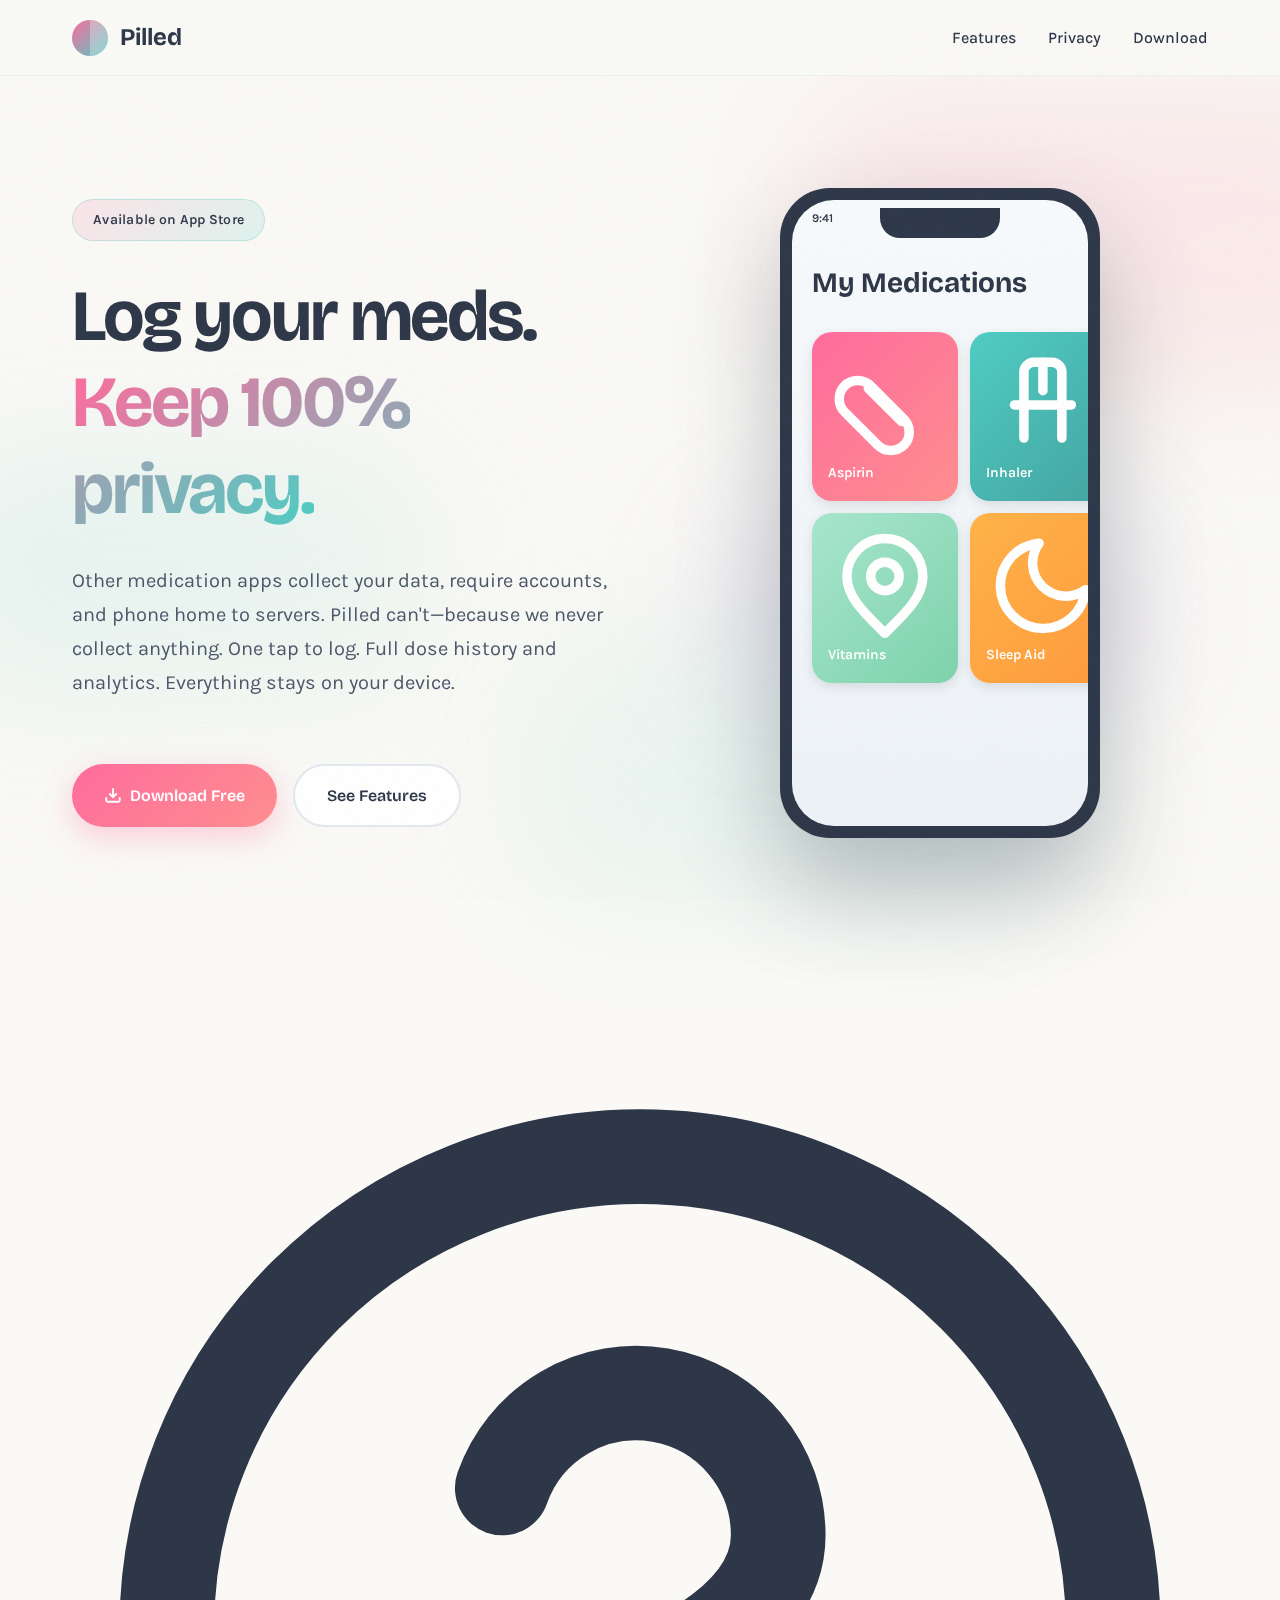
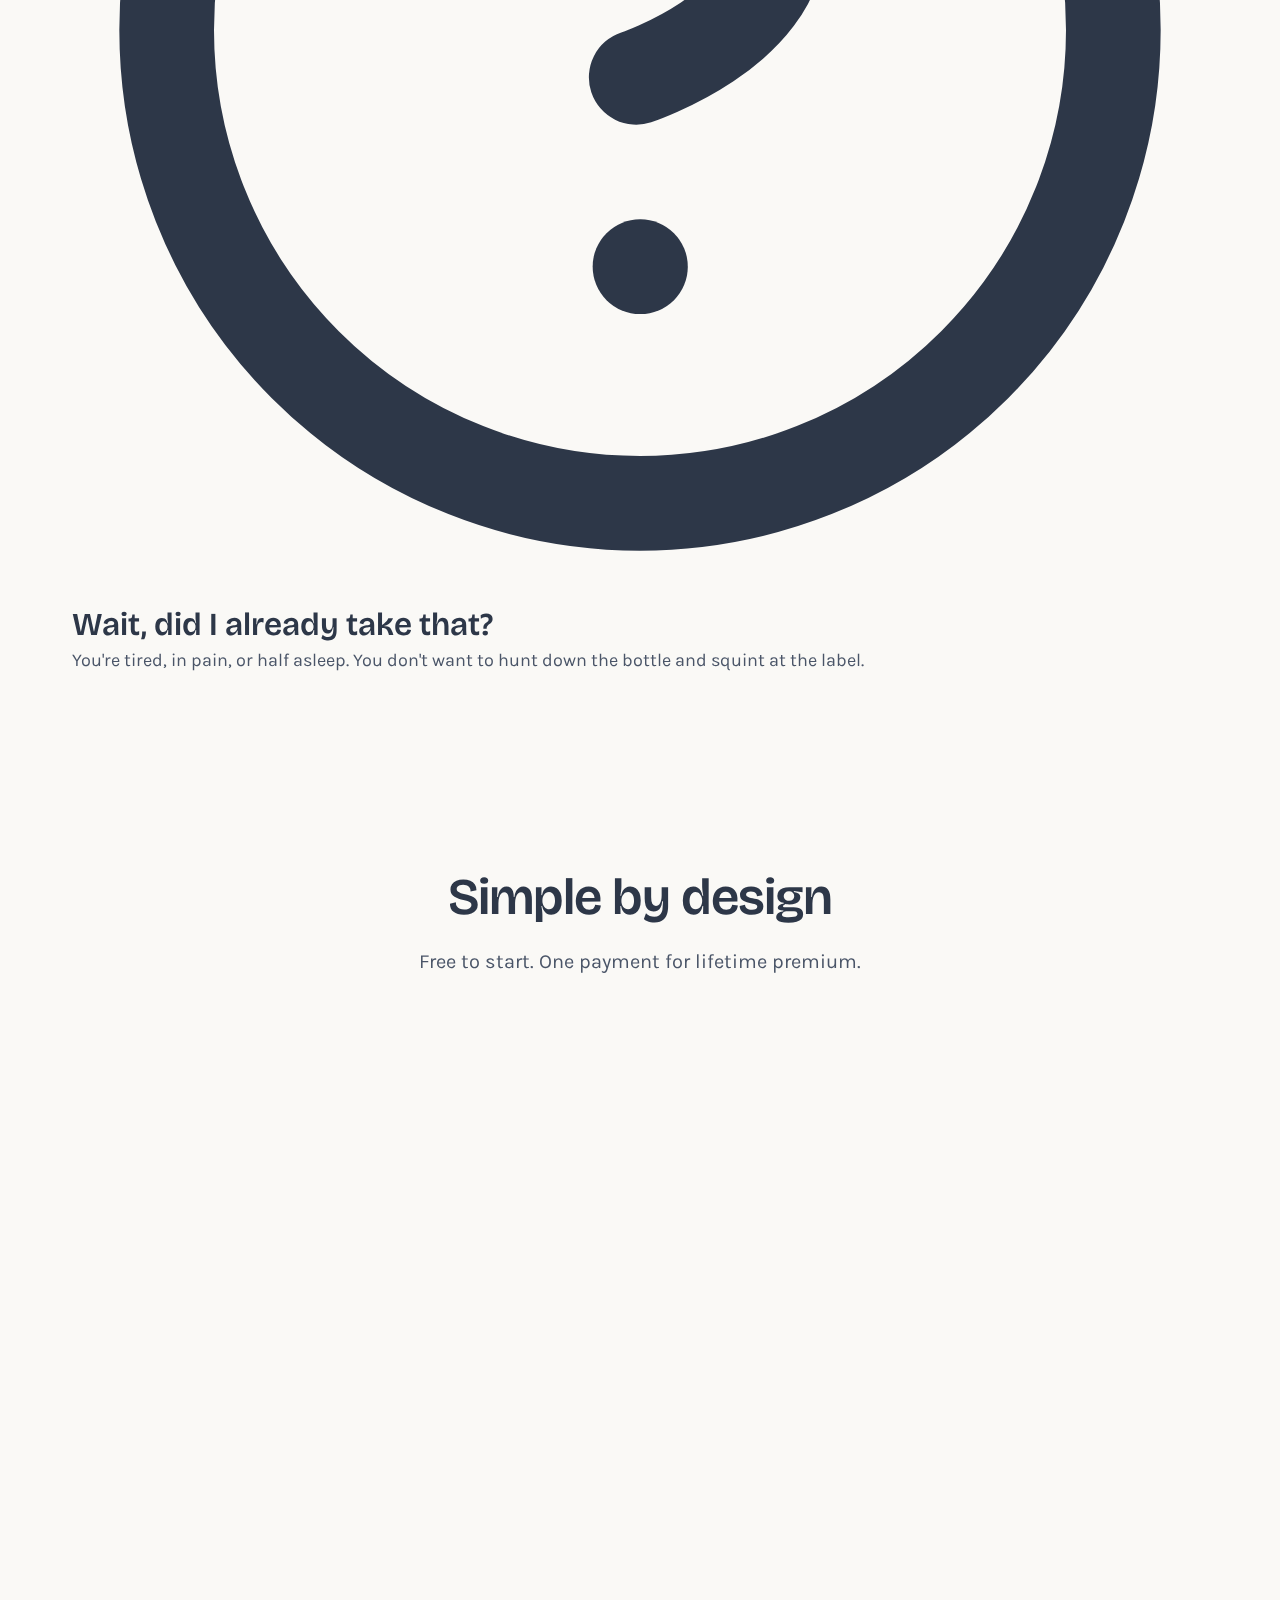
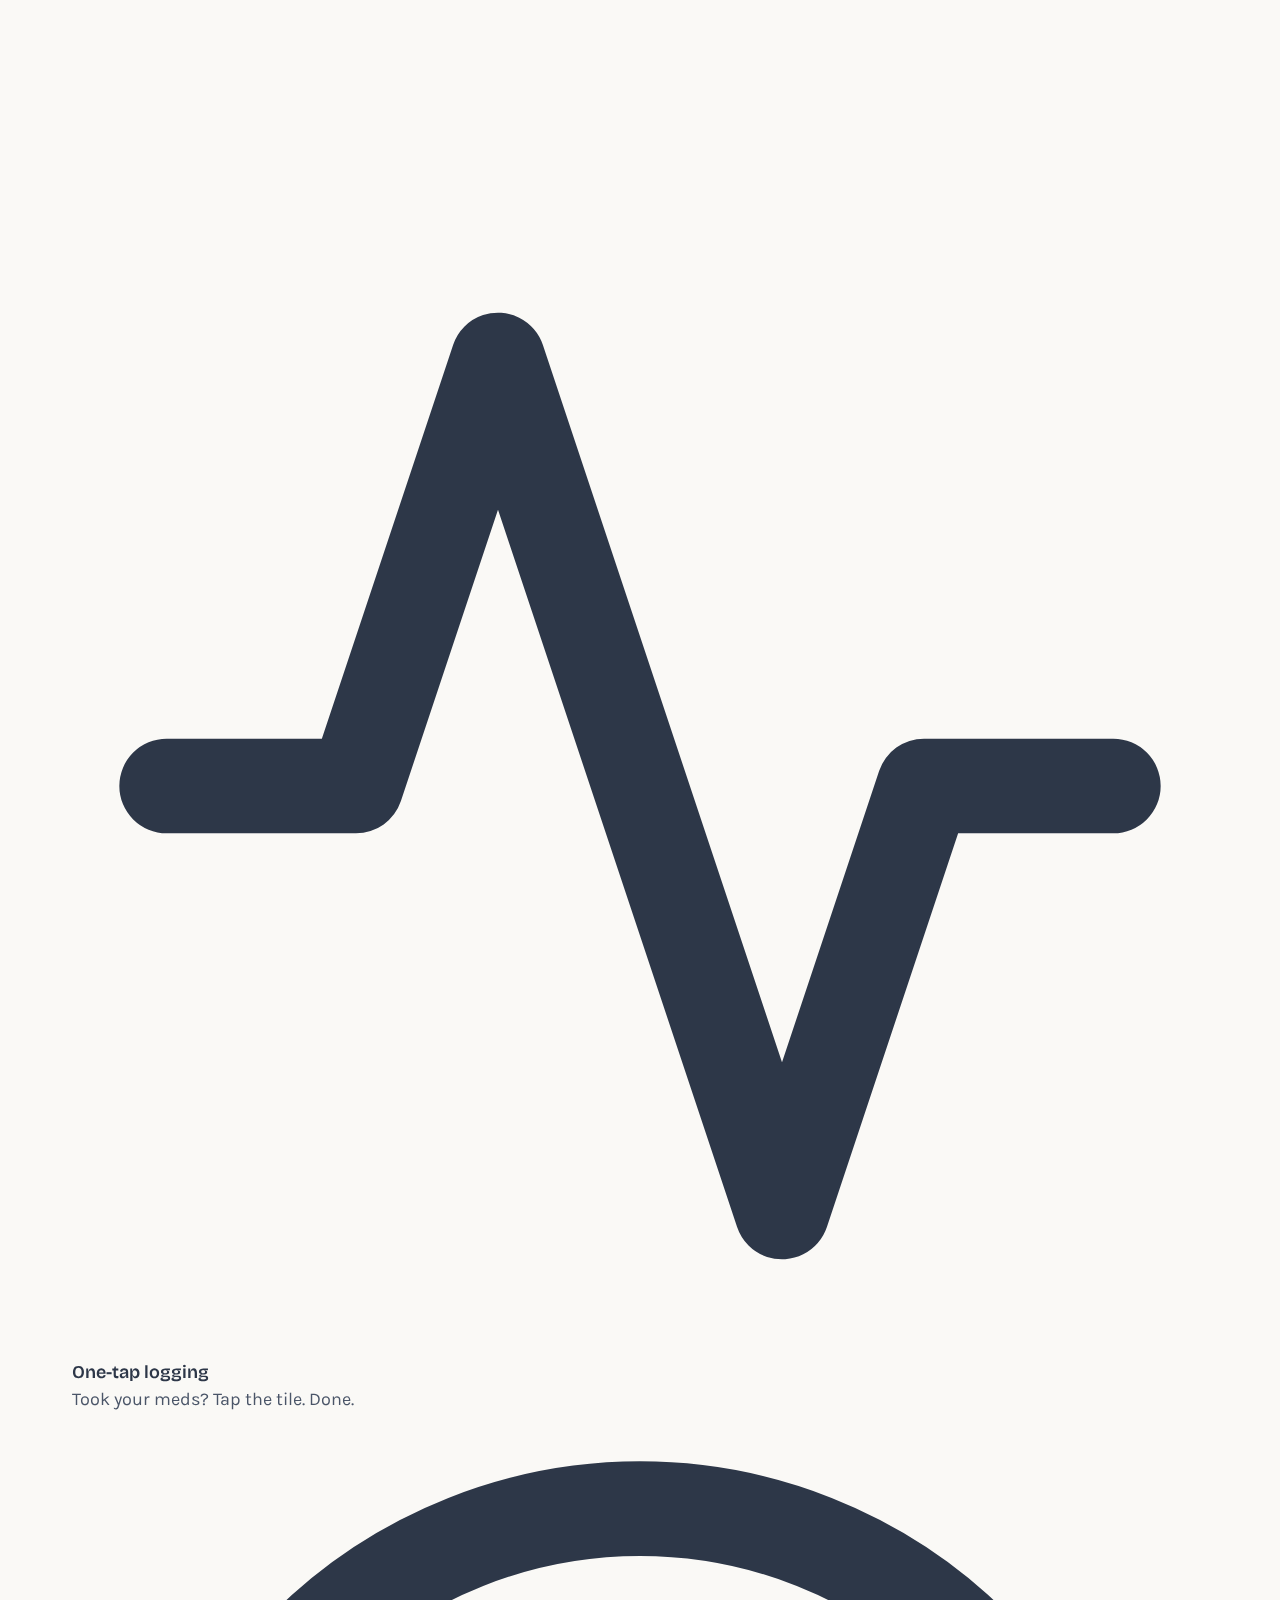
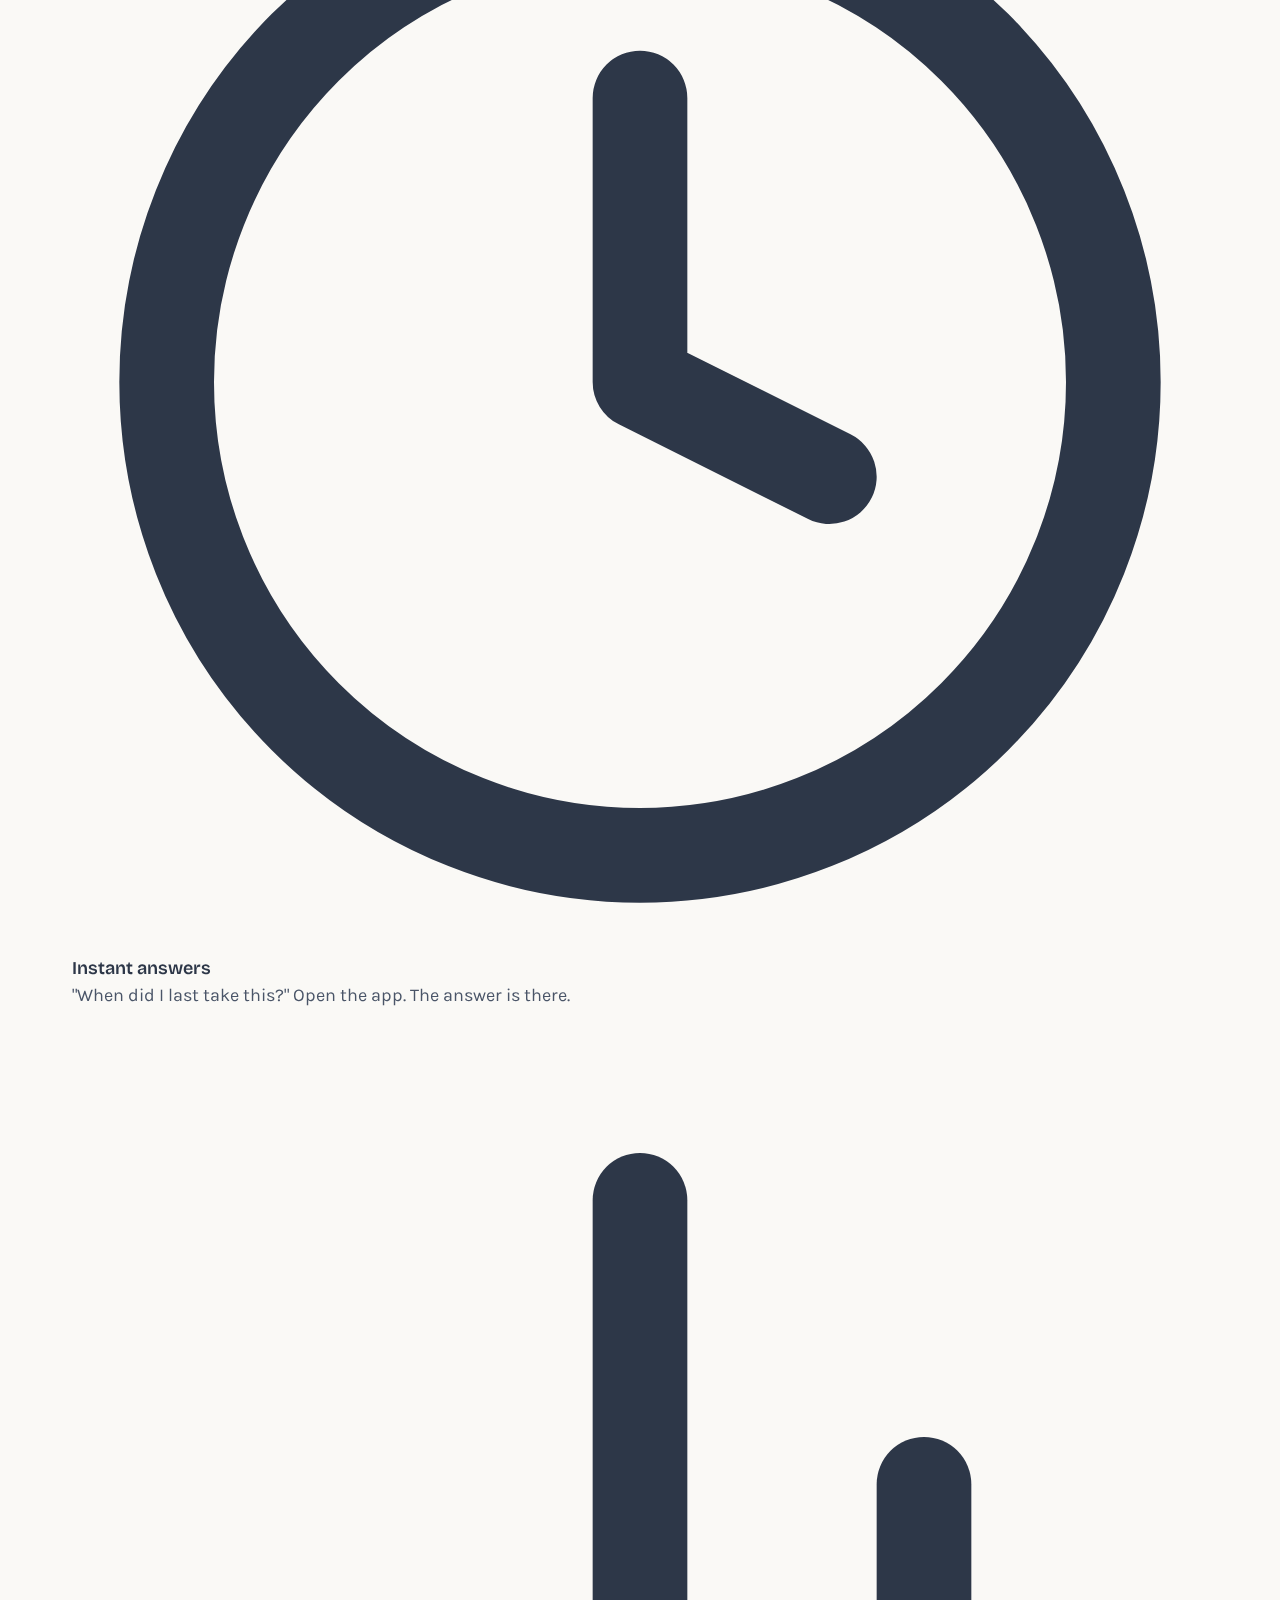
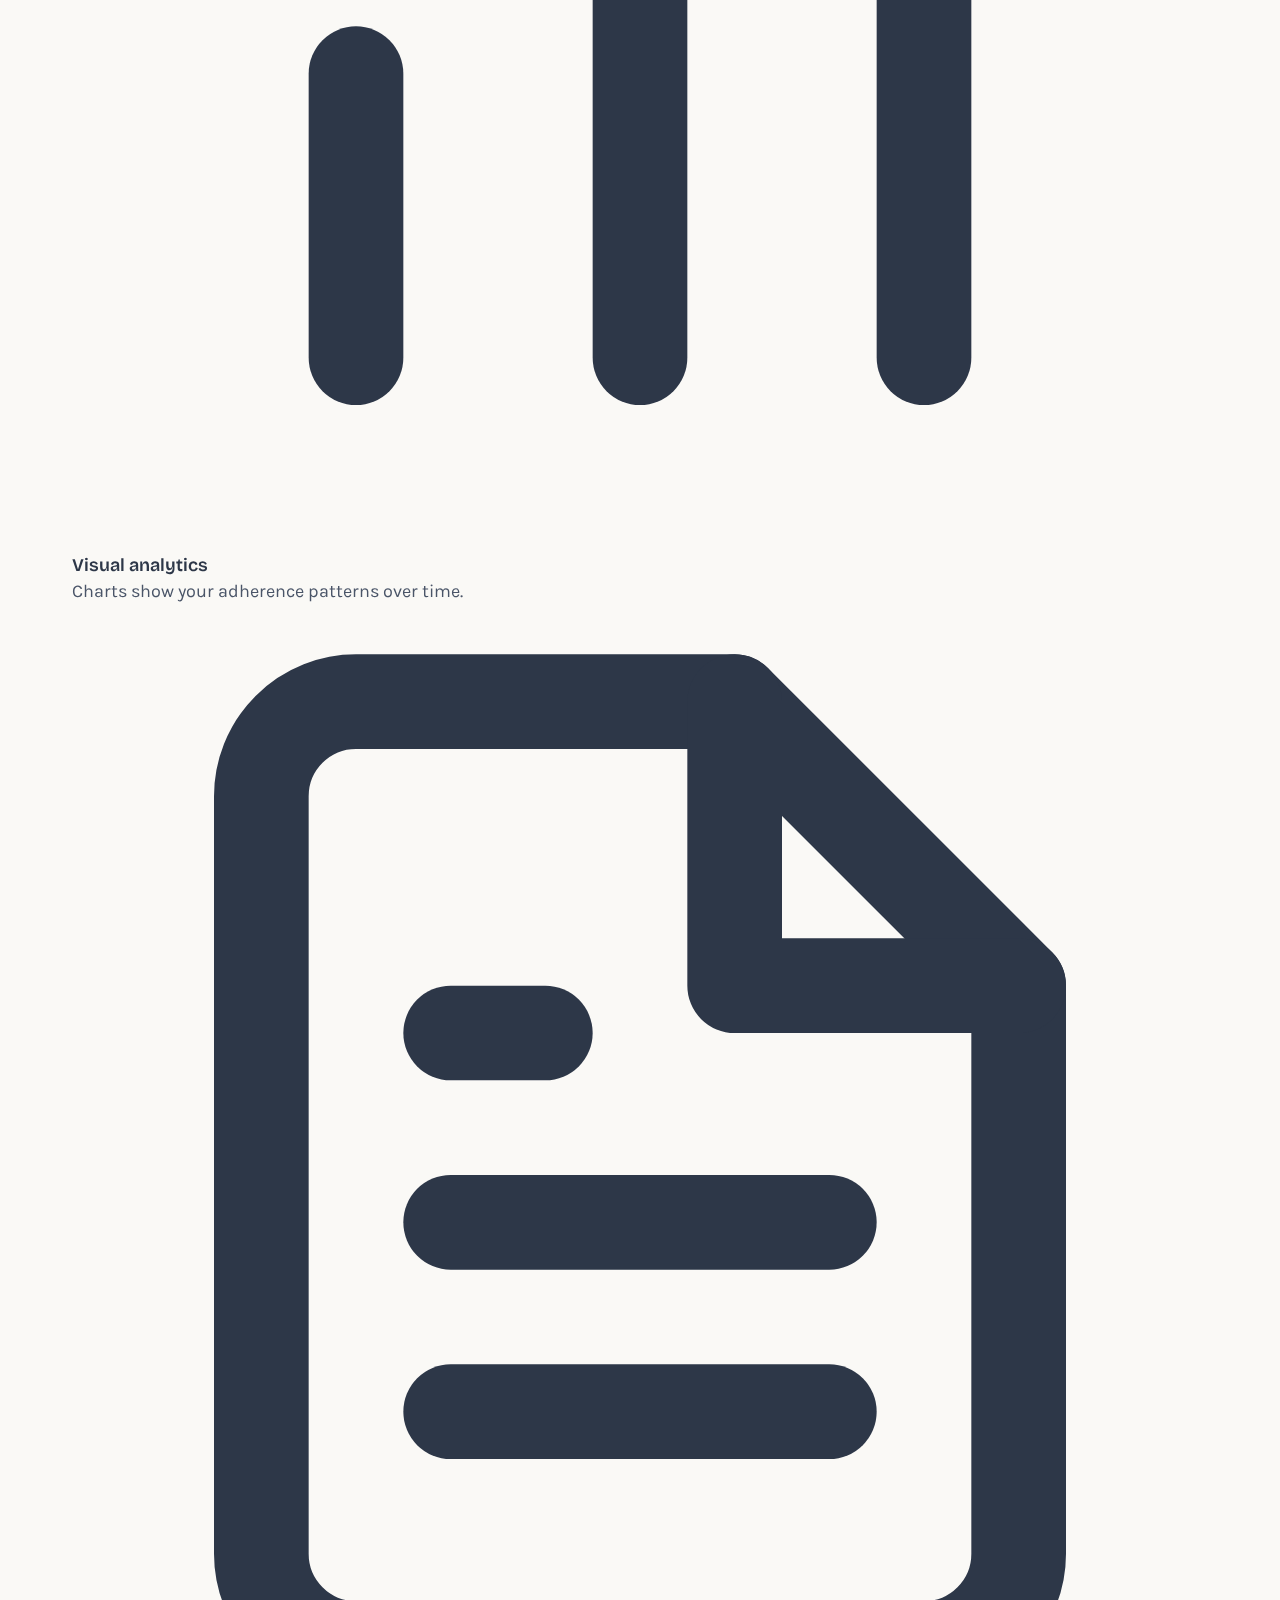
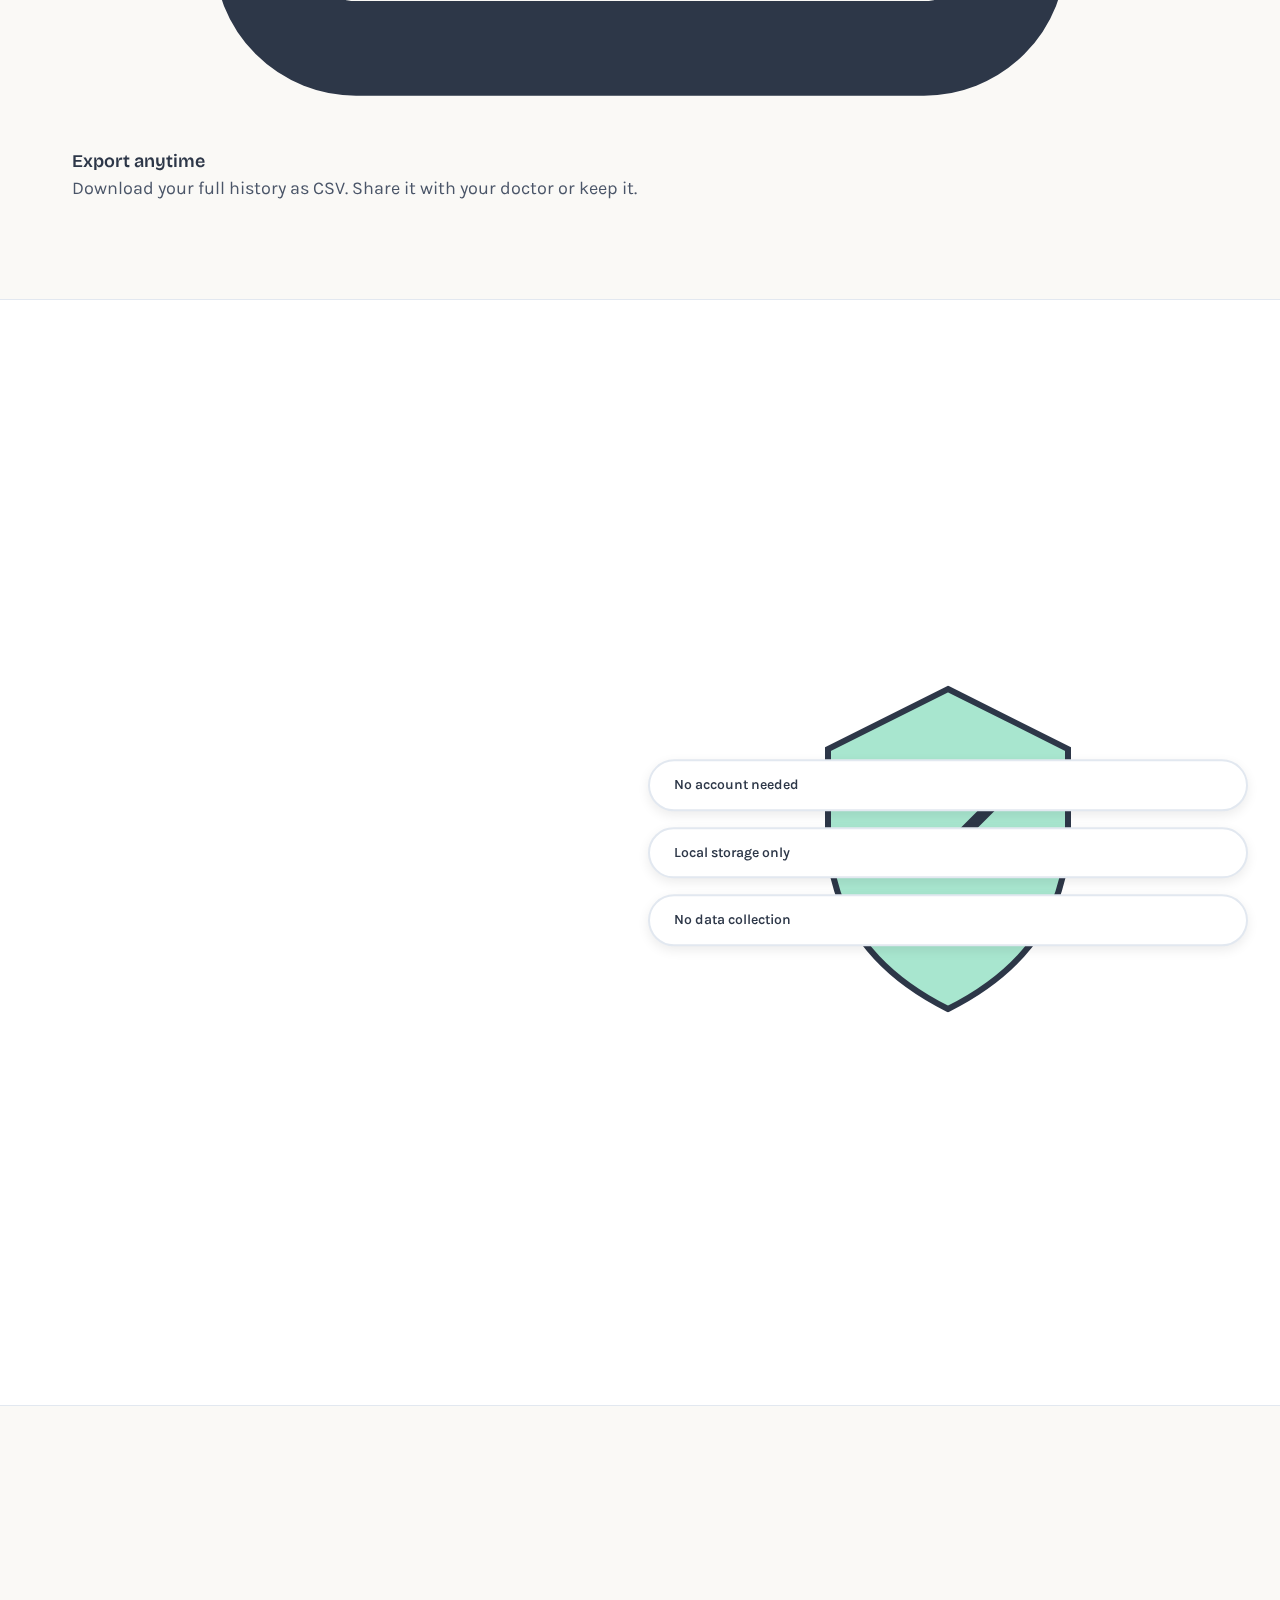
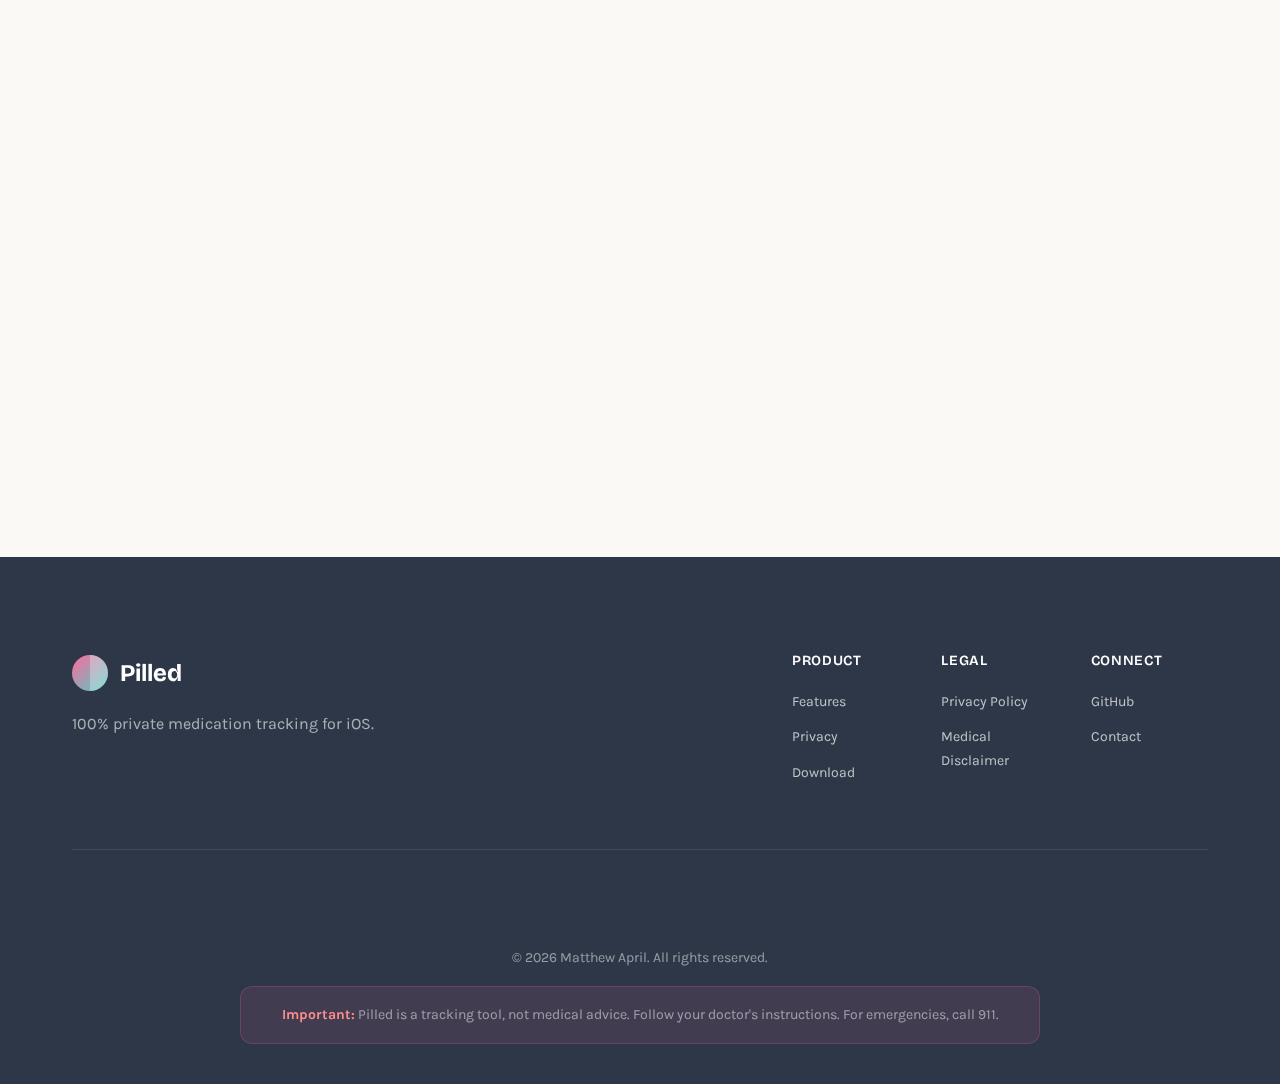
<file: index.html>
<!doctype html>
<html lang="en">
  <head>
    <meta charset="UTF-8" />
    <meta name="viewport" content="width=device-width, initial-scale=1.0" />
    <meta
      name="description"
      content="Pilled - 100% private medication tracker and dose log for iOS. No accounts, no cloud, no data collection. Your health data never leaves your device."
    />
    <title>Pilled - 100% Private Medication Tracker for iOS</title>
    <link rel="stylesheet" href="styles.css" />
    <link rel="preconnect" href="https://fonts.googleapis.com" />
    <link rel="preconnect" href="https://fonts.gstatic.com" crossorigin />
    <link
      href="https://fonts.googleapis.com/css2?family=Bricolage+Grotesque:wght@400;500;600;700&family=Karla:wght@300;400;500&display=swap"
      rel="stylesheet"
    />
  </head>
  <body>
    <!-- Floating pill decorations -->
    <div class="pill-bg pill-1"></div>
    <div class="pill-bg pill-2"></div>
    <div class="pill-bg pill-3"></div>
    <div class="pill-bg pill-4"></div>

    <!-- Header -->
    <header>
      <nav class="container">
        <div class="nav-content">
          <div class="logo">
            <div class="pill-icon"></div>
            <span>Pilled</span>
          </div>
          <div class="nav-links">
            <a href="#features">Features</a>
            <a href="#privacy">Privacy</a>
            <a href="#download">Download</a>
          </div>
        </div>
      </nav>
    </header>

    <!-- Hero Section -->
    <section class="hero">
      <div class="container">
        <div class="hero-content">
          <div class="hero-badge">Available on App Store</div>
          <h1 class="hero-title">
            Log your meds.<br />
            <span class="gradient-text">Keep 100% privacy.</span>
          </h1>
          <p class="hero-subtitle">
            Other medication apps collect your data, require accounts, and
            phone home to servers. Pilled can't—because we never collect
            anything. One tap to log. Full dose history and analytics.
            Everything stays on your device.
          </p>
          <div class="hero-cta">
            <a href="#download" class="btn btn-primary">
              <svg
                width="18"
                height="18"
                viewBox="0 0 24 24"
                fill="none"
                stroke="currentColor"
                stroke-width="2.5"
              >
                <path
                  d="M21 15v4a2 2 0 0 1-2 2H5a2 2 0 0 1-2-2v-4M7 10l5 5 5-5M12 15V3"
                />
              </svg>
              Download Free
            </a>
            <a href="#features" class="btn btn-secondary">See Features</a>
          </div>
        </div>
        <div class="hero-visual">
          <div class="phone-mockup">
            <div class="phone-screen">
              <div class="mockup-content">
                <div class="mockup-header">
                  <div class="time">9:41</div>
                  <div class="status-icons"></div>
                </div>
                <div class="mockup-title">My Medications</div>
                <div class="med-grid">
                  <div
                    class="med-tile"
                    style="
                      background: linear-gradient(
                        135deg,
                        #ff6b9d 0%,
                        #ff8e8e 100%
                      );
                    "
                  >
                    <svg
                      class="med-icon"
                      viewBox="0 0 24 24"
                      fill="none"
                      stroke="currentColor"
                      stroke-width="2"
                      stroke-linecap="round"
                      stroke-linejoin="round"
                    >
                      <path
                        d="M10.5 20.5L3.5 13.5c-1.5-1.5-1.5-4 0-5.5s4-1.5 5.5 0l7 7c1.5 1.5 1.5 4 0 5.5s-4 1.5-5.5 0z"
                      />
                      <path d="M8.5 8.5l7 7" />
                    </svg>
                    <div class="med-name">Aspirin</div>
                  </div>
                  <div
                    class="med-tile"
                    style="
                      background: linear-gradient(
                        135deg,
                        #4ecdc4 0%,
                        #44a3a0 100%
                      );
                    "
                  >
                    <svg
                      class="med-icon"
                      viewBox="0 0 24 24"
                      fill="none"
                      stroke="currentColor"
                      stroke-width="2"
                      stroke-linecap="round"
                      stroke-linejoin="round"
                    >
                      <path d="M8 19V5c0-1 1-2 2-2h4c1 0 2 1 2 2v14" />
                      <path d="M6 12h12" />
                      <path d="M12 3v6" />
                    </svg>
                    <div class="med-name">Inhaler</div>
                  </div>
                  <div
                    class="med-tile"
                    style="
                      background: linear-gradient(
                        135deg,
                        #a8e6cf 0%,
                        #7dd3aa 100%
                      );
                    "
                  >
                    <svg
                      class="med-icon"
                      viewBox="0 0 24 24"
                      fill="none"
                      stroke="currentColor"
                      stroke-width="2"
                      stroke-linecap="round"
                      stroke-linejoin="round"
                    >
                      <path
                        d="M12 22c4-4 8-7.5 8-12a8 8 0 10-16 0c0 4.5 4 8 8 12z"
                      />
                      <circle cx="12" cy="10" r="3" />
                    </svg>
                    <div class="med-name">Vitamins</div>
                  </div>
                  <div
                    class="med-tile"
                    style="
                      background: linear-gradient(
                        135deg,
                        #ffb347 0%,
                        #ff9a3d 100%
                      );
                    "
                  >
                    <svg
                      class="med-icon"
                      viewBox="0 0 24 24"
                      fill="none"
                      stroke="currentColor"
                      stroke-width="2"
                      stroke-linecap="round"
                      stroke-linejoin="round"
                    >
                      <path d="M21 12.79A9 9 0 1111.21 3 7 7 0 0021 12.79z" />
                    </svg>
                    <div class="med-name">Sleep Aid</div>
                  </div>
                </div>
              </div>
            </div>
          </div>
        </div>
      </div>
    </section>

    <!-- Problem Statement -->
    <section class="problem-banner">
      <div class="container">
        <div class="problem-content">
          <svg
            class="problem-icon"
            viewBox="0 0 24 24"
            fill="none"
            stroke="currentColor"
            stroke-width="2"
            stroke-linecap="round"
            stroke-linejoin="round"
          >
            <circle cx="12" cy="12" r="10" />
            <path d="M9.09 9a3 3 0 0 1 5.83 1c0 2-3 3-3 3" />
            <line x1="12" y1="17" x2="12.01" y2="17" />
          </svg>
          <div>
            <h3>Wait, did I already take that?</h3>
            <p>
              You're tired, in pain, or half asleep. You don't want to hunt down
              the bottle and squint at the label.
            </p>
          </div>
        </div>
      </div>
    </section>

    <!-- Features Section -->
    <section id="features" class="features">
      <div class="container">
        <div class="section-header">
          <h2>Simple by design</h2>
          <p>Free to start. One payment for lifetime premium.</p>
        </div>

        <div class="features-grid">
          <!-- Free Features -->
          <div class="feature-card free-card">
            <div class="card-header">
              <h3>Free Forever</h3>
              <div class="price">$0</div>
            </div>
            <ul class="feature-list">
              <li>
                <svg
                  width="20"
                  height="20"
                  viewBox="0 0 24 24"
                  fill="none"
                  stroke="currentColor"
                  stroke-width="2.5"
                >
                  <polyline points="20 6 9 17 4 12"></polyline>
                </svg>
                One-tap medication logging
              </li>
              <li>
                <svg
                  width="20"
                  height="20"
                  viewBox="0 0 24 24"
                  fill="none"
                  stroke="currentColor"
                  stroke-width="2.5"
                >
                  <polyline points="20 6 9 17 4 12"></polyline>
                </svg>
                Customizable colors & icons
              </li>
              <li>
                <svg
                  width="20"
                  height="20"
                  viewBox="0 0 24 24"
                  fill="none"
                  stroke="currentColor"
                  stroke-width="2.5"
                >
                  <polyline points="20 6 9 17 4 12"></polyline>
                </svg>
                Complete dose history
              </li>
              <li>
                <svg
                  width="20"
                  height="20"
                  viewBox="0 0 24 24"
                  fill="none"
                  stroke="currentColor"
                  stroke-width="2.5"
                >
                  <polyline points="20 6 9 17 4 12"></polyline>
                </svg>
                Batch logging for multiple doses
              </li>
              <li>
                <svg
                  width="20"
                  height="20"
                  viewBox="0 0 24 24"
                  fill="none"
                  stroke="currentColor"
                  stroke-width="2.5"
                >
                  <polyline points="20 6 9 17 4 12"></polyline>
                </svg>
                Export data as CSV
              </li>
              <li>
                <svg
                  width="20"
                  height="20"
                  viewBox="0 0 24 24"
                  fill="none"
                  stroke="currentColor"
                  stroke-width="2.5"
                >
                  <polyline points="20 6 9 17 4 12"></polyline>
                </svg>
                Full dark mode support
              </li>
              <li>
                <svg
                  width="20"
                  height="20"
                  viewBox="0 0 24 24"
                  fill="none"
                  stroke="currentColor"
                  stroke-width="2.5"
                >
                  <polyline points="20 6 9 17 4 12"></polyline>
                </svg>
                Private by default. Local storage only.
              </li>
            </ul>
          </div>

          <!-- Premium Features -->
          <div class="feature-card premium-card">
            <div class="premium-badge">Best Value</div>
            <div class="card-header">
              <h3>Premium</h3>
              <div class="price">
                $3.99
                <span class="price-note">one-time</span>
              </div>
            </div>
            <p class="premium-subtitle">Everything in Free, plus:</p>
            <ul class="feature-list">
              <li>
                <svg
                  width="20"
                  height="20"
                  viewBox="0 0 24 24"
                  fill="none"
                  stroke="currentColor"
                  stroke-width="2.5"
                >
                  <polyline points="20 6 9 17 4 12"></polyline>
                </svg>
                Visual analytics & adherence charts
              </li>
              <li>
                <svg
                  width="20"
                  height="20"
                  viewBox="0 0 24 24"
                  fill="none"
                  stroke="currentColor"
                  stroke-width="2.5"
                >
                  <polyline points="20 6 9 17 4 12"></polyline>
                </svg>
                Recurring meds with auto-logging
              </li>
              <li>
                <svg
                  width="20"
                  height="20"
                  viewBox="0 0 24 24"
                  fill="none"
                  stroke="currentColor"
                  stroke-width="2.5"
                >
                  <polyline points="20 6 9 17 4 12"></polyline>
                </svg>
                Dosage limit safety warnings
              </li>
              <li>
                <svg
                  width="20"
                  height="20"
                  viewBox="0 0 24 24"
                  fill="none"
                  stroke="currentColor"
                  stroke-width="2.5"
                >
                  <polyline points="20 6 9 17 4 12"></polyline>
                </svg>
                All future premium updates
              </li>
              <li>
                <svg
                  width="20"
                  height="20"
                  viewBox="0 0 24 24"
                  fill="none"
                  stroke="currentColor"
                  stroke-width="2.5"
                >
                  <polyline points="20 6 9 17 4 12"></polyline>
                </svg>
                No subscriptions. Pay once, own forever.
              </li>
            </ul>
          </div>
        </div>
      </div>
    </section>

    <!-- Use Cases Section -->
    <section class="use-cases">
      <div class="container">
        <div class="use-cases-grid">
          <div class="use-case">
            <svg
              class="use-case-icon"
              viewBox="0 0 24 24"
              fill="none"
              stroke="currentColor"
              stroke-width="2"
              stroke-linecap="round"
              stroke-linejoin="round"
            >
              <polyline points="22 12 18 12 15 21 9 3 6 12 2 12" />
            </svg>
            <h4>One-tap logging</h4>
            <p>Took your meds? Tap the tile. Done.</p>
          </div>
          <div class="use-case">
            <svg
              class="use-case-icon"
              viewBox="0 0 24 24"
              fill="none"
              stroke="currentColor"
              stroke-width="2"
              stroke-linecap="round"
              stroke-linejoin="round"
            >
              <circle cx="12" cy="12" r="10" />
              <polyline points="12 6 12 12 16 14" />
            </svg>
            <h4>Instant answers</h4>
            <p>"When did I last take this?" Open the app. The answer is there.</p>
          </div>
          <div class="use-case">
            <svg
              class="use-case-icon"
              viewBox="0 0 24 24"
              fill="none"
              stroke="currentColor"
              stroke-width="2"
              stroke-linecap="round"
              stroke-linejoin="round"
            >
              <line x1="18" y1="20" x2="18" y2="10" />
              <line x1="12" y1="20" x2="12" y2="4" />
              <line x1="6" y1="20" x2="6" y2="14" />
            </svg>
            <h4>Visual analytics</h4>
            <p>Charts show your adherence patterns over time.</p>
          </div>
          <div class="use-case">
            <svg
              class="use-case-icon"
              viewBox="0 0 24 24"
              fill="none"
              stroke="currentColor"
              stroke-width="2"
              stroke-linecap="round"
              stroke-linejoin="round"
            >
              <path
                d="M14 2H6a2 2 0 0 0-2 2v16a2 2 0 0 0 2 2h12a2 2 0 0 0 2-2V8z"
              />
              <polyline points="14 2 14 8 20 8" />
              <line x1="16" y1="13" x2="8" y2="13" />
              <line x1="16" y1="17" x2="8" y2="17" />
              <polyline points="10 9 9 9 8 9" />
            </svg>
            <h4>Export anytime</h4>
            <p>Download your full history as CSV. Share it with your doctor or keep it.</p>
          </div>
        </div>
      </div>
    </section>

    <!-- Privacy Details -->
    <section id="privacy" class="privacy-section">
      <div class="container">
        <div class="privacy-grid">
          <div class="privacy-text">
            <h2>Your medical data<br />is nobody's business</h2>
            <p class="lead">
              Most medication apps sell your data to advertisers and insurers.
              Your prescriptions, your conditions, your habits. All of it, sold.
            </p>
            <p class="privacy-warning">
              Pilled is different. No analytics on you, no telemetry, no server
              calls. We cannot sell your data because we never collect it.
            </p>

            <div class="privacy-lists">
              <div class="privacy-list-section">
                <h4>We do NOT:</h4>
                <ul class="privacy-list deny-list">
                  <li>Collect any personal information</li>
                  <li>Require accounts or sign-ups</li>
                  <li>Run analytics or telemetry on you</li>
                  <li>Make any server calls whatsoever</li>
                  <li>Sell, share, or monetize your data</li>
                </ul>
              </div>

              <div class="privacy-list-section">
                <h4>We DO:</h4>
                <ul class="privacy-list allow-list">
                  <li>Store everything on your iPhone</li>
                  <li>Let you export as CSV anytime</li>
                  <li>Use Apple's secure payment processing</li>
                  <li>Give you full control of your data</li>
                </ul>
              </div>
            </div>

            <a href="privacy.html" class="text-link"
              >Read our Privacy Policy →</a
            >
          </div>

          <div class="privacy-visual">
            <div class="privacy-graphic">
              <div class="shield-icon">
                <svg viewBox="0 0 200 200" fill="none">
                  <path
                    d="M100 20L160 50V90C160 130 140 160 100 180C60 160 40 130 40 90V50L100 20Z"
                    fill="url(#shieldGradient)"
                    stroke="#2D3748"
                    stroke-width="3"
                  />
                  <path
                    d="M75 95L90 110L125 75"
                    stroke="#2D3748"
                    stroke-width="6"
                    stroke-linecap="round"
                    stroke-linejoin="round"
                  />
                  <defs>
                    <linearGradient
                      id="shieldGradient"
                      x1="40"
                      y1="20"
                      x2="160"
                      y2="180"
                    >
                      <stop offset="0%" stop-color="#A8E6CF" />
                      <stop offset="100%" stop-color="#4ECDC4" />
                    </linearGradient>
                  </defs>
                </svg>
              </div>
              <div class="privacy-labels">
                <div class="privacy-label" style="animation-delay: 0.2s">
                  No account needed
                </div>
                <div class="privacy-label" style="animation-delay: 0.4s">
                  Local storage only
                </div>
                <div class="privacy-label" style="animation-delay: 0.6s">
                  No data collection
                </div>
              </div>
            </div>
          </div>
        </div>
      </div>
    </section>

    <!-- Download Section -->
    <section id="download" class="download-section">
      <div class="container">
        <div class="download-content">
          <h2>Log your meds. Keep 100% privacy.</h2>
          <p>
            Download Pilled for free. No accounts, no cloud, no data
            collection. Your health data stays on your device.
          </p>

          <a
            href="https://apps.apple.com/us/app/pilled/id6755934727"
            class="app-store-badge"
            target="_blank"
            rel="noopener"
          >
            <svg
              width="180"
              height="54"
              viewBox="0 0 180 54"
              fill="none"
              xmlns="http://www.w3.org/2000/svg"
            >
              <rect
                width="180"
                height="54"
                rx="8"
                fill="#2D3748"
                stroke="#4A5568"
              />
              <text
                x="68"
                y="22"
                fill="#A8E6CF"
                font-size="10"
                font-family="system-ui"
              >
                Download on the
              </text>
              <text
                x="68"
                y="40"
                fill="white"
                font-size="18"
                font-weight="600"
                font-family="system-ui"
              >
                App Store
              </text>
              <path
                d="M38 14c-1.1 0-2 .9-2 2v22c0 1.1.9 2 2 2h0c1.1 0 2-.9 2-2V16c0-1.1-.9-2-2-2h0z"
                fill="white"
              />
              <path
                d="M32 20c-.8-.6-1.9-.4-2.5.4l-6.4 8.7c-.6.8-.4 1.9.4 2.5.8.6 1.9.4 2.5-.4l6.4-8.7c.6-.8.4-1.9-.4-2.5z"
                fill="white"
              />
              <path
                d="M44 20c.8-.6 1.9-.4 2.5.4l6.4 8.7c.6.8.4 1.9-.4 2.5-.8.6-1.9.4-2.5-.4l-6.4-8.7c-.6-.8-.4-1.9.4-2.5z"
                fill="white"
              />
            </svg>
          </a>

          <div class="download-meta">
            <div class="meta-item">
              <div class="meta-label">Requirements</div>
              <div class="meta-value">iPhone with iOS 17.0+</div>
            </div>
            <div class="meta-item">
              <div class="meta-label">Price</div>
              <div class="meta-value">Free (Premium: $3.99)</div>
            </div>
            <div class="meta-item">
              <div class="meta-label">Size</div>
              <div class="meta-value">~5 MB</div>
            </div>
          </div>
        </div>
      </div>
    </section>

    <!-- Footer -->
    <footer>
      <div class="container">
        <div class="footer-content">
          <div class="footer-brand">
            <div class="logo">
              <div class="pill-icon"></div>
              <span>Pilled</span>
            </div>
            <p>100% private medication tracking for iOS.</p>
          </div>

          <div class="footer-links">
            <div class="footer-column">
              <h4>Product</h4>
              <a href="#features">Features</a>
              <a href="#privacy">Privacy</a>
              <a href="#download">Download</a>
            </div>

            <div class="footer-column">
              <h4>Legal</h4>
              <a href="privacy.html">Privacy Policy</a>
              <a href="disclaimer.html">Medical Disclaimer</a>
            </div>

            <div class="footer-column">
              <h4>Connect</h4>
              <a
                href="https://github.com/matt-april/pilled"
                target="_blank"
                rel="noopener"
                >GitHub</a
              >
              <a href="mailto:pilled.support@pm.me">Contact</a>
            </div>
          </div>
        </div>

        <div class="footer-bottom">
          <p>&copy; 2026 Matthew April. All rights reserved.</p>
          <p class="disclaimer-text">
            <strong>Important:</strong> Pilled is a tracking tool, not medical
            advice. Follow your doctor's instructions. For emergencies, call 911.
          </p>
        </div>
      </div>
    </footer>

    <script src="script.js"></script>
  </body>
</html>
</file>
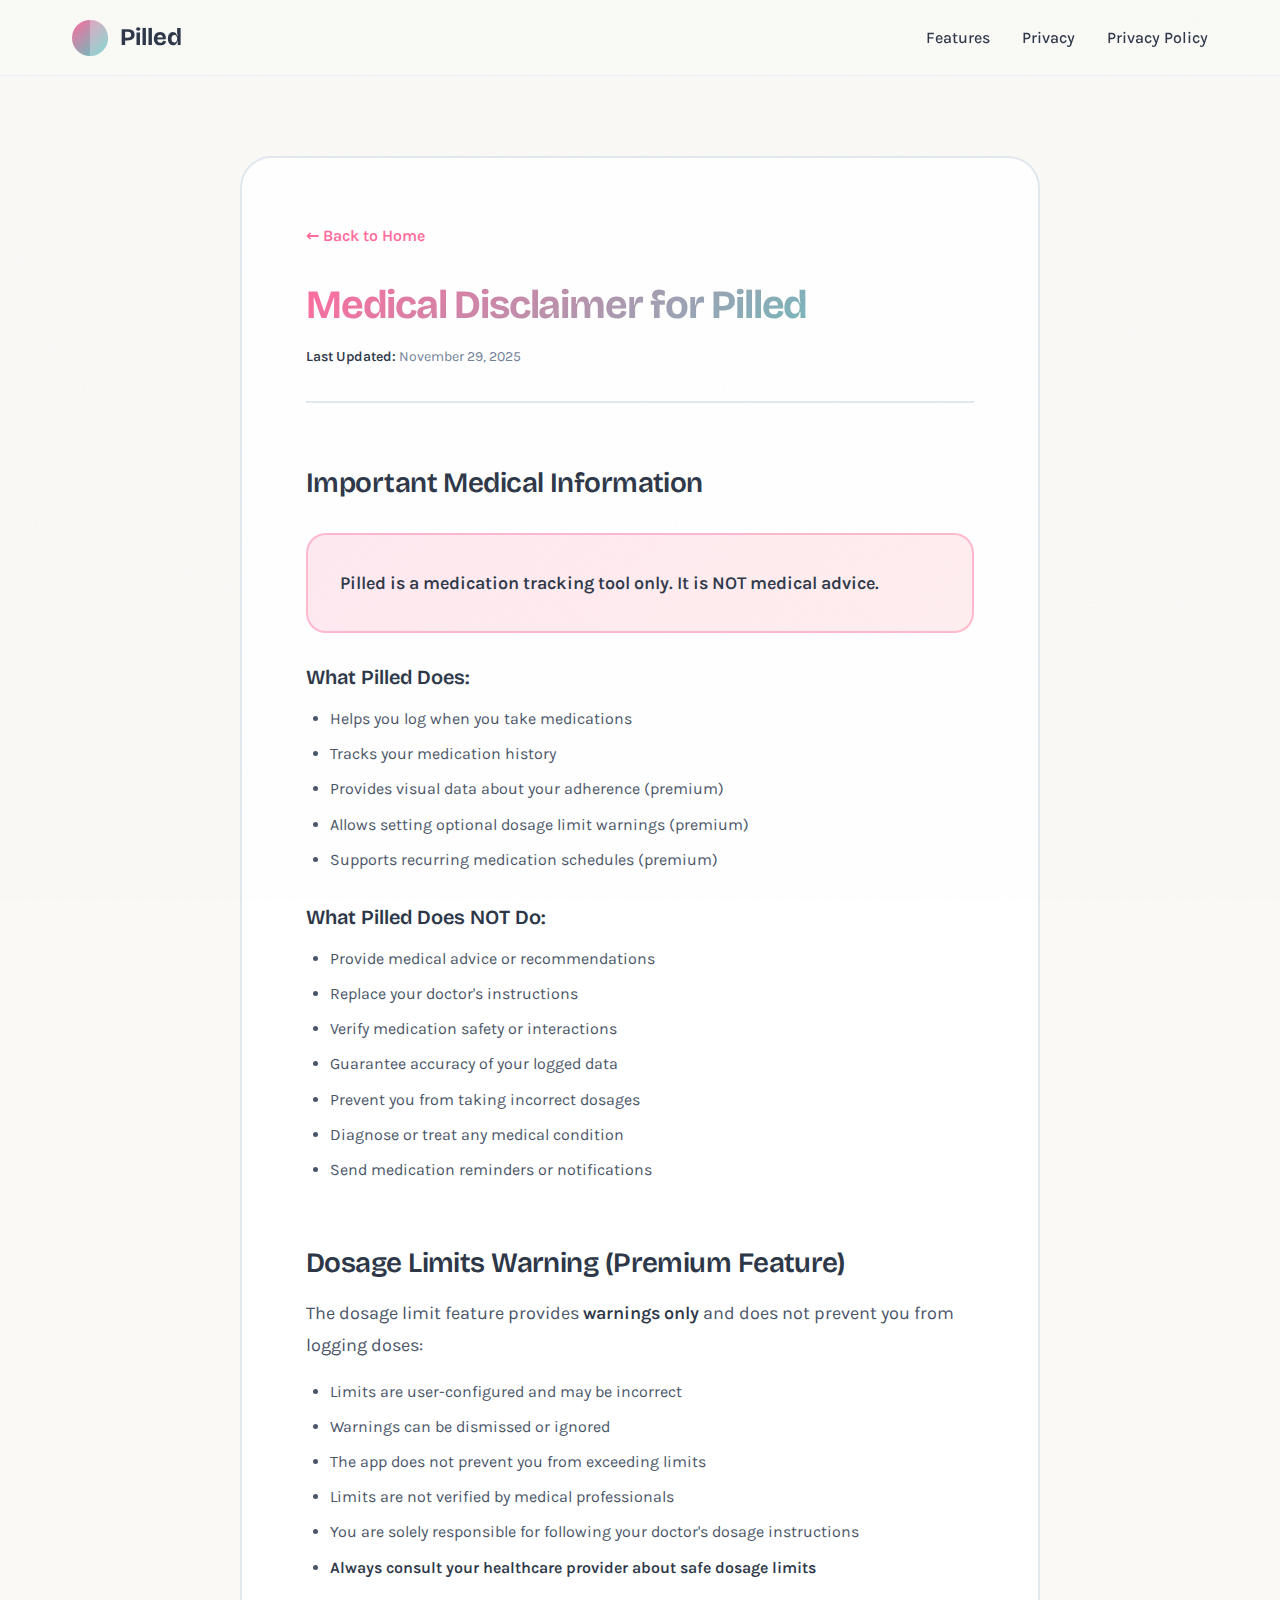
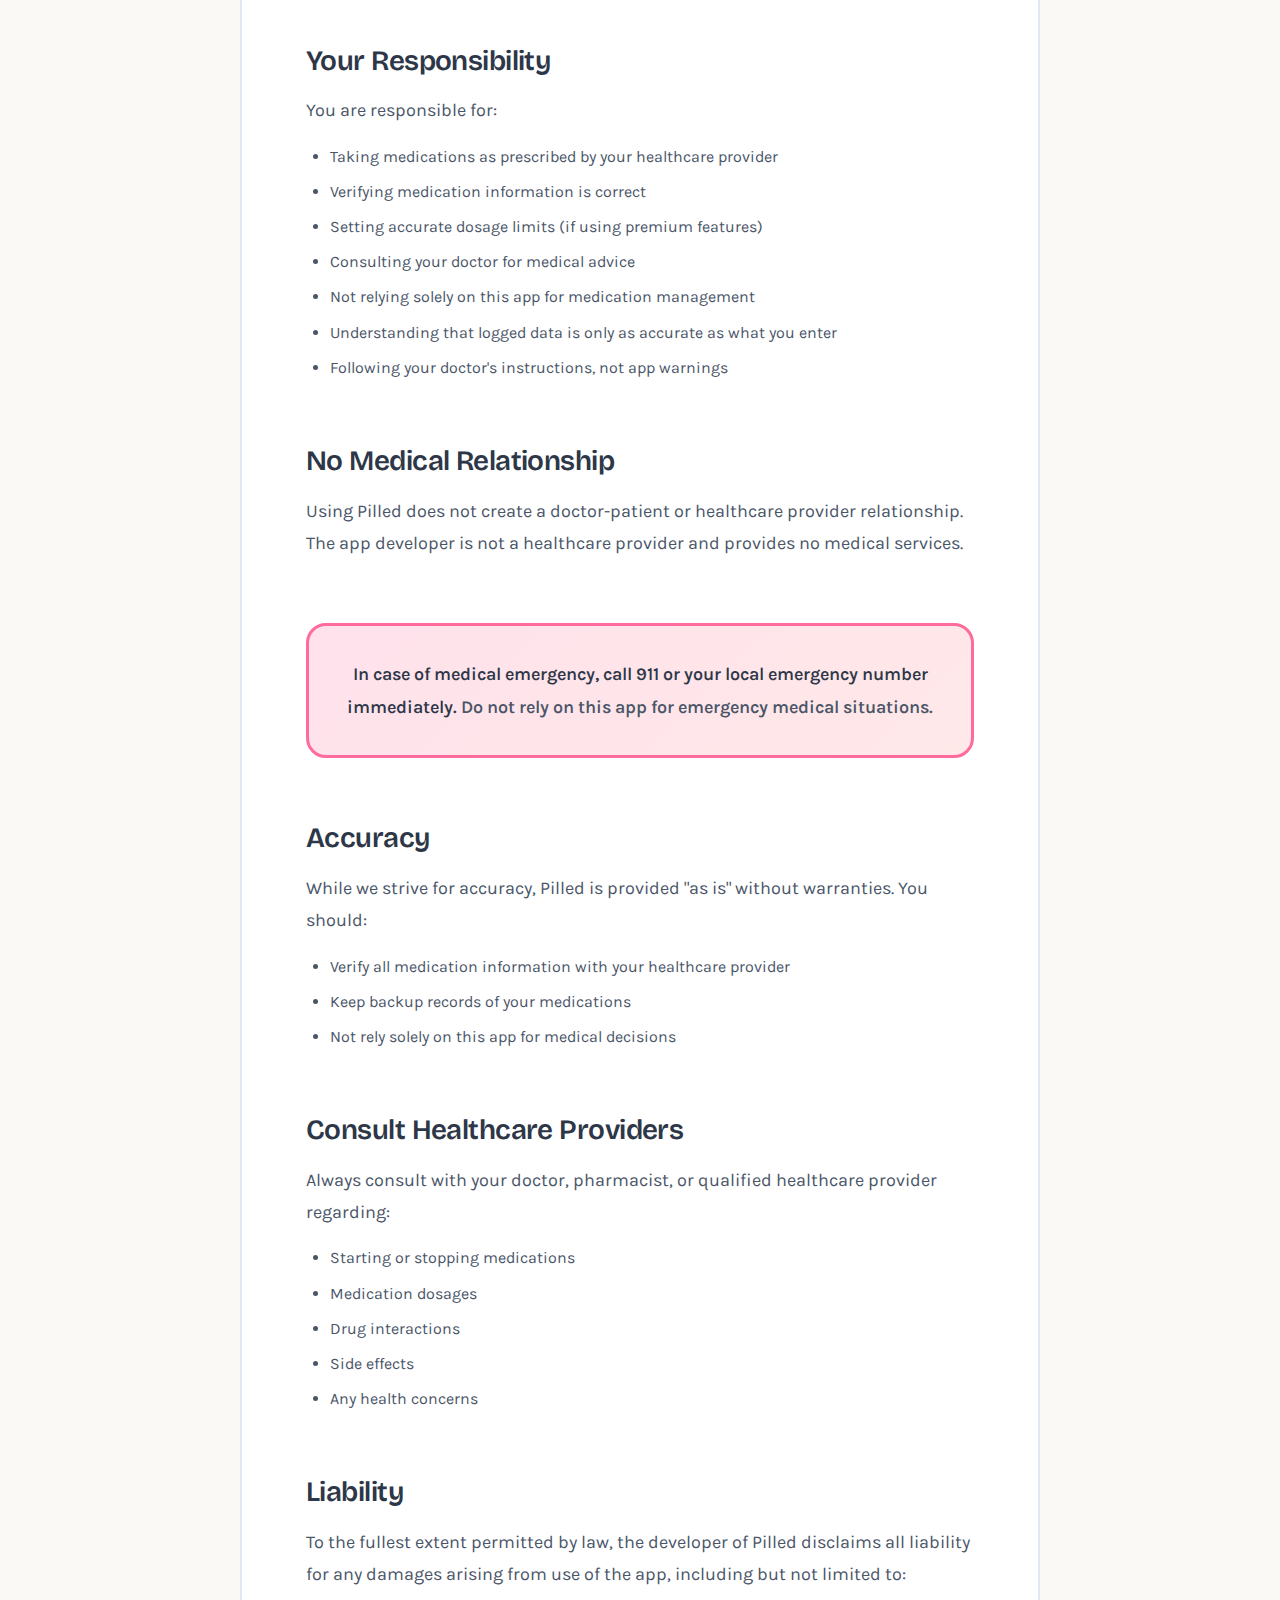
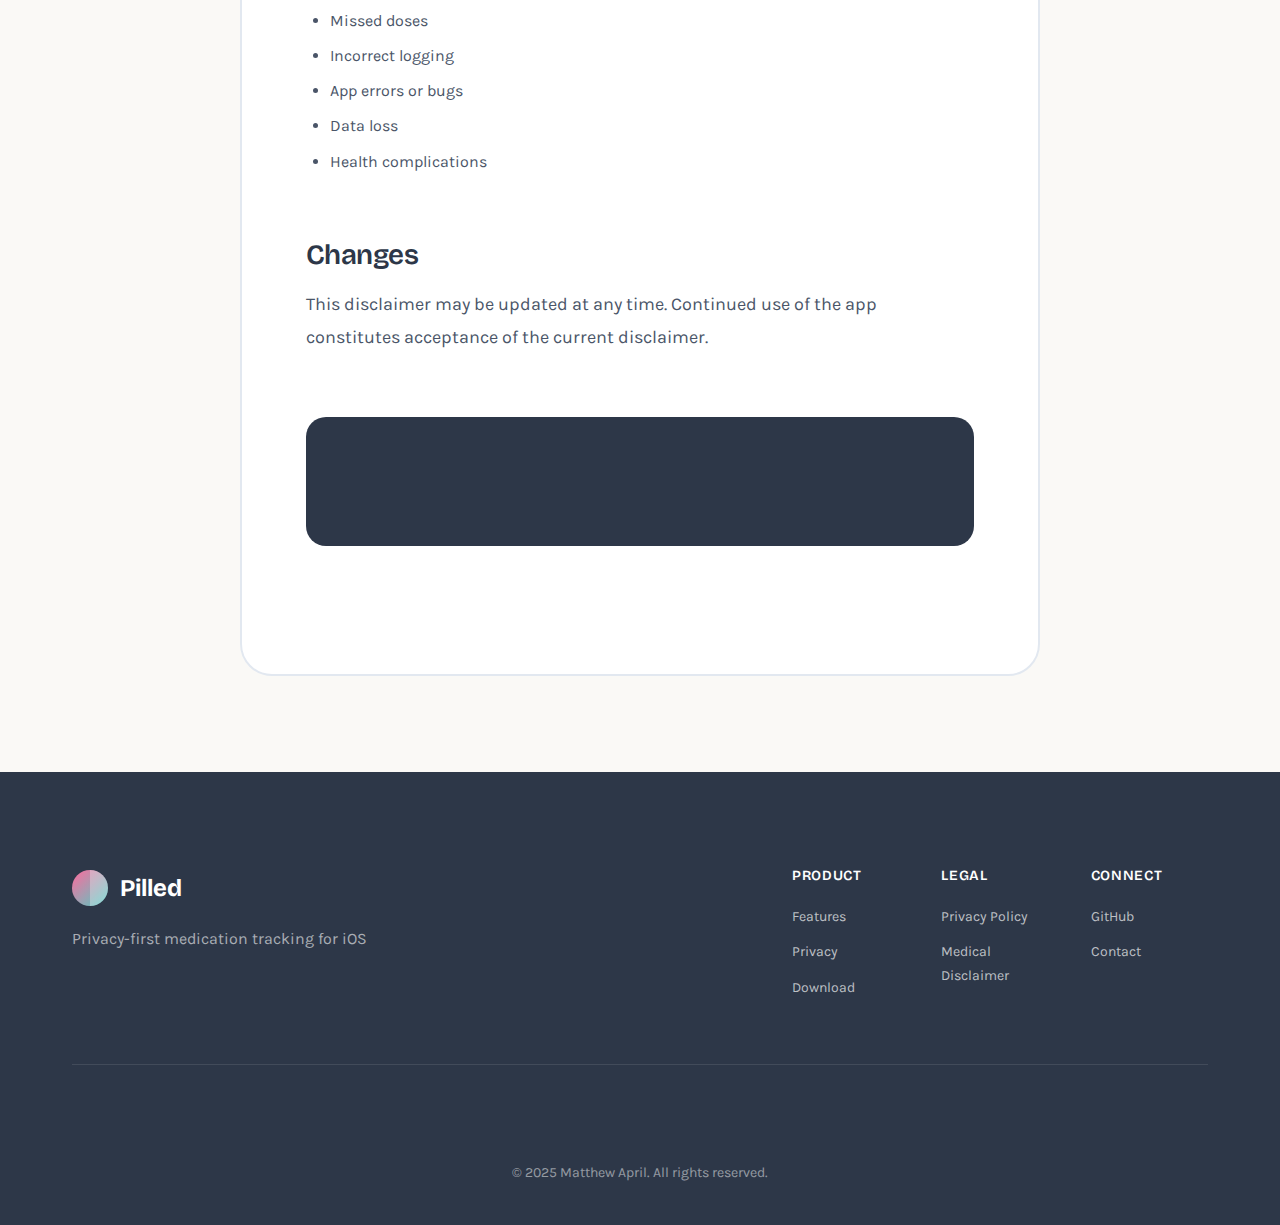
<file: disclaimer.html>
<!DOCTYPE html>
<html lang="en">
<head>
    <meta charset="UTF-8">
    <meta name="viewport" content="width=device-width, initial-scale=1.0">
    <meta name="description" content="Medical Disclaimer for Pilled - Important medical information">
    <title>Medical Disclaimer - Pilled</title>
    <link rel="stylesheet" href="styles.css">
    <link rel="preconnect" href="https://fonts.googleapis.com">
    <link rel="preconnect" href="https://fonts.gstatic.com" crossorigin>
    <link href="https://fonts.googleapis.com/css2?family=Bricolage+Grotesque:wght@400;500;600;700&family=Karla:wght@300;400;500&display=swap" rel="stylesheet">
    <style>
        .legal-page {
            padding-top: calc(var(--spacing-xl) + 60px);
            padding-bottom: var(--spacing-xl);
        }

        .legal-content {
            max-width: 800px;
            margin: 0 auto;
            background: white;
            padding: var(--spacing-lg);
            border-radius: var(--radius-lg);
            border: 2px solid var(--color-border);
        }

        .legal-content h1 {
            font-size: 2.5rem;
            margin-bottom: var(--spacing-sm);
            background: linear-gradient(135deg, var(--color-coral), var(--color-mint));
            -webkit-background-clip: text;
            -webkit-text-fill-color: transparent;
            background-clip: text;
        }

        .legal-meta {
            color: var(--color-text-lighter);
            font-size: 0.875rem;
            margin-bottom: var(--spacing-lg);
            padding-bottom: var(--spacing-md);
            border-bottom: 2px solid var(--color-border);
        }

        .legal-content h2 {
            font-size: 1.75rem;
            margin-top: var(--spacing-lg);
            margin-bottom: var(--spacing-sm);
            color: var(--color-text);
        }

        .legal-content h3 {
            font-size: 1.25rem;
            margin-top: var(--spacing-md);
            margin-bottom: var(--spacing-sm);
            color: var(--color-text);
        }

        .legal-content p {
            margin-bottom: var(--spacing-sm);
            line-height: 1.8;
        }

        .legal-content ul, .legal-content ol {
            margin-bottom: var(--spacing-md);
            padding-left: 1.5rem;
        }

        .legal-content li {
            margin-bottom: 0.5rem;
            color: var(--color-text-light);
            line-height: 1.7;
        }

        .legal-content strong {
            color: var(--color-text);
            font-weight: 600;
        }

        .warning-box {
            background: linear-gradient(135deg, rgba(255, 107, 157, 0.15), rgba(255, 142, 142, 0.15));
            border: 2px solid rgba(255, 107, 157, 0.4);
            border-radius: var(--radius-md);
            padding: var(--spacing-md);
            margin: var(--spacing-md) 0;
        }

        .warning-box p:last-child {
            margin-bottom: 0;
        }

        .emergency-box {
            background: linear-gradient(135deg, rgba(255, 107, 157, 0.2), rgba(255, 142, 142, 0.2));
            border: 3px solid var(--color-coral);
            border-radius: var(--radius-md);
            padding: var(--spacing-md);
            margin: var(--spacing-lg) 0;
            text-align: center;
        }

        .emergency-box p {
            font-size: 1.125rem;
            font-weight: 600;
            margin-bottom: 0;
        }

        .back-link {
            display: inline-flex;
            align-items: center;
            gap: 0.5rem;
            color: var(--color-coral);
            font-weight: 600;
            text-decoration: none;
            margin-bottom: var(--spacing-md);
            transition: var(--transition-smooth);
        }

        .back-link:hover {
            gap: 0.75rem;
        }

        .acknowledgment-box {
            background: var(--color-text);
            color: white;
            border-radius: var(--radius-md);
            padding: var(--spacing-md);
            margin: var(--spacing-lg) 0;
            text-align: center;
        }

        .acknowledgment-box p {
            color: white;
            margin-bottom: 0;
        }
    </style>
</head>
<body>
    <!-- Header -->
    <header>
        <nav class="container">
            <div class="nav-content">
                <a href="index.html" class="logo">
                    <div class="pill-icon"></div>
                    <span>Pilled</span>
                </a>
                <div class="nav-links">
                    <a href="index.html#features">Features</a>
                    <a href="index.html#privacy">Privacy</a>
                    <a href="privacy.html">Privacy Policy</a>
                </div>
            </div>
        </nav>
    </header>

    <!-- Legal Content -->
    <section class="legal-page">
        <div class="container">
            <div class="legal-content">
                <a href="index.html" class="back-link">
                    ← Back to Home
                </a>

                <h1>Medical Disclaimer for Pilled</h1>
                <div class="legal-meta">
                    <strong>Last Updated:</strong> November 29, 2025
                </div>

                <h2>Important Medical Information</h2>
                <div class="warning-box">
                    <p><strong>Pilled is a medication tracking tool only. It is NOT medical advice.</strong></p>
                </div>

                <h3>What Pilled Does:</h3>
                <ul>
                    <li>Helps you log when you take medications</li>
                    <li>Tracks your medication history</li>
                    <li>Provides visual data about your adherence (premium)</li>
                    <li>Allows setting optional dosage limit warnings (premium)</li>
                    <li>Supports recurring medication schedules (premium)</li>
                </ul>

                <h3>What Pilled Does NOT Do:</h3>
                <ul>
                    <li>Provide medical advice or recommendations</li>
                    <li>Replace your doctor's instructions</li>
                    <li>Verify medication safety or interactions</li>
                    <li>Guarantee accuracy of your logged data</li>
                    <li>Prevent you from taking incorrect dosages</li>
                    <li>Diagnose or treat any medical condition</li>
                    <li>Send medication reminders or notifications</li>
                </ul>

                <h2>Dosage Limits Warning (Premium Feature)</h2>
                <p>The dosage limit feature provides <strong>warnings only</strong> and does not prevent you from logging doses:</p>
                <ul>
                    <li>Limits are user-configured and may be incorrect</li>
                    <li>Warnings can be dismissed or ignored</li>
                    <li>The app does not prevent you from exceeding limits</li>
                    <li>Limits are not verified by medical professionals</li>
                    <li>You are solely responsible for following your doctor's dosage instructions</li>
                    <li><strong>Always consult your healthcare provider about safe dosage limits</strong></li>
                </ul>

                <h2>Your Responsibility</h2>
                <p>You are responsible for:</p>
                <ul>
                    <li>Taking medications as prescribed by your healthcare provider</li>
                    <li>Verifying medication information is correct</li>
                    <li>Setting accurate dosage limits (if using premium features)</li>
                    <li>Consulting your doctor for medical advice</li>
                    <li>Not relying solely on this app for medication management</li>
                    <li>Understanding that logged data is only as accurate as what you enter</li>
                    <li>Following your doctor's instructions, not app warnings</li>
                </ul>

                <h2>No Medical Relationship</h2>
                <p>Using Pilled does not create a doctor-patient or healthcare provider relationship. The app developer is not a healthcare provider and provides no medical services.</p>

                <div class="emergency-box">
                    <p><strong>In case of medical emergency, call 911 or your local emergency number immediately.</strong> Do not rely on this app for emergency medical situations.</p>
                </div>

                <h2>Accuracy</h2>
                <p>While we strive for accuracy, Pilled is provided "as is" without warranties. You should:</p>
                <ul>
                    <li>Verify all medication information with your healthcare provider</li>
                    <li>Keep backup records of your medications</li>
                    <li>Not rely solely on this app for medical decisions</li>
                </ul>

                <h2>Consult Healthcare Providers</h2>
                <p>Always consult with your doctor, pharmacist, or qualified healthcare provider regarding:</p>
                <ul>
                    <li>Starting or stopping medications</li>
                    <li>Medication dosages</li>
                    <li>Drug interactions</li>
                    <li>Side effects</li>
                    <li>Any health concerns</li>
                </ul>

                <h2>Liability</h2>
                <p>To the fullest extent permitted by law, the developer of Pilled disclaims all liability for any damages arising from use of the app, including but not limited to:</p>
                <ul>
                    <li>Missed doses</li>
                    <li>Incorrect logging</li>
                    <li>App errors or bugs</li>
                    <li>Data loss</li>
                    <li>Health complications</li>
                </ul>

                <h2>Changes</h2>
                <p>This disclaimer may be updated at any time. Continued use of the app constitutes acceptance of the current disclaimer.</p>

                <div class="acknowledgment-box">
                    <p><strong>By using Pilled, you acknowledge that you have read, understood, and agree to this medical disclaimer.</strong></p>
                </div>
            </div>
        </div>
    </section>

    <!-- Footer -->
    <footer>
        <div class="container">
            <div class="footer-content">
                <div class="footer-brand">
                    <a href="index.html" class="logo">
                        <div class="pill-icon"></div>
                        <span>Pilled</span>
                    </a>
                    <p>Privacy-first medication tracking for iOS</p>
                </div>

                <div class="footer-links">
                    <div class="footer-column">
                        <h4>Product</h4>
                        <a href="index.html#features">Features</a>
                        <a href="index.html#privacy">Privacy</a>
                        <a href="index.html#download">Download</a>
                    </div>

                    <div class="footer-column">
                        <h4>Legal</h4>
                        <a href="privacy.html">Privacy Policy</a>
                        <a href="disclaimer.html">Medical Disclaimer</a>
                    </div>

                    <div class="footer-column">
                        <h4>Connect</h4>
                        <a href="https://github.com/mattkwiecien/pilled" target="_blank" rel="noopener">GitHub</a>
                        <a href="mailto:matthew.april@pm.me">Contact</a>
                    </div>
                </div>
            </div>

            <div class="footer-bottom">
                <p>&copy; 2025 Matthew April. All rights reserved.</p>
            </div>
        </div>
    </footer>
</body>
</html>
</file>
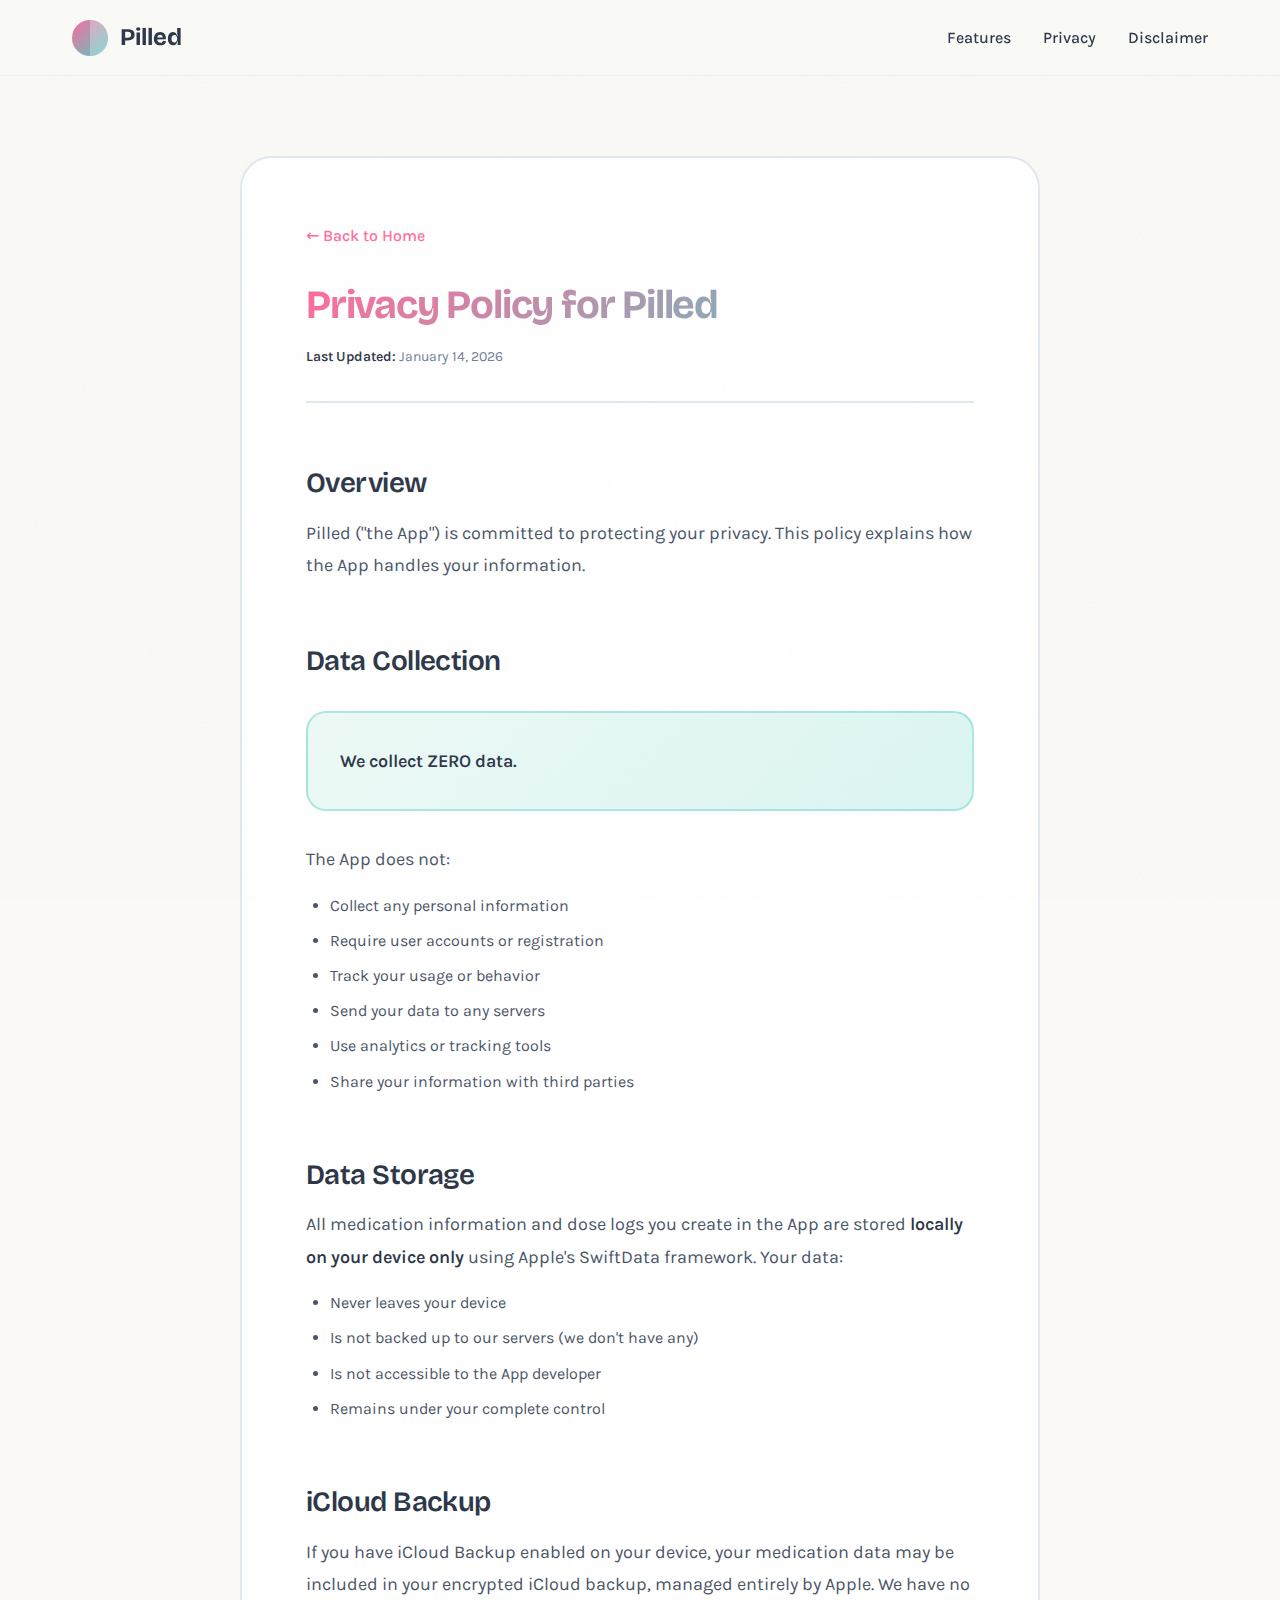
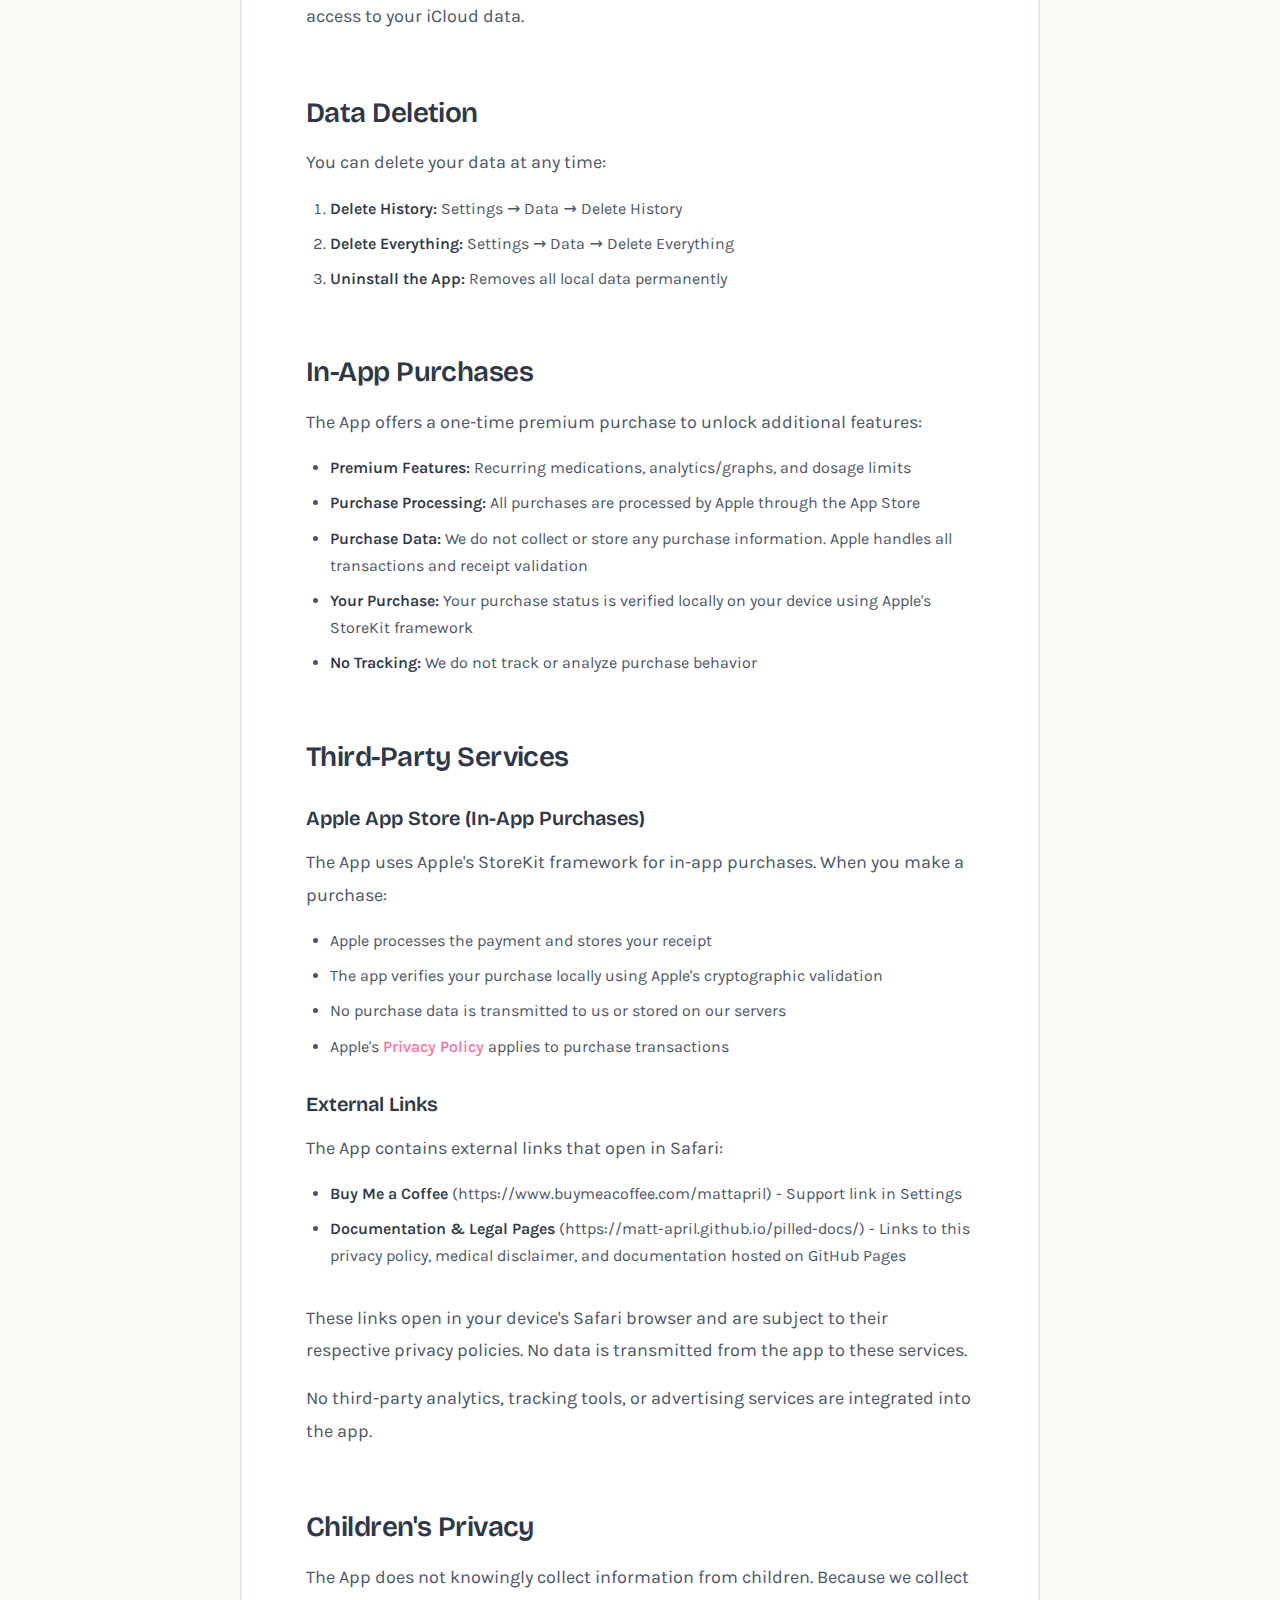
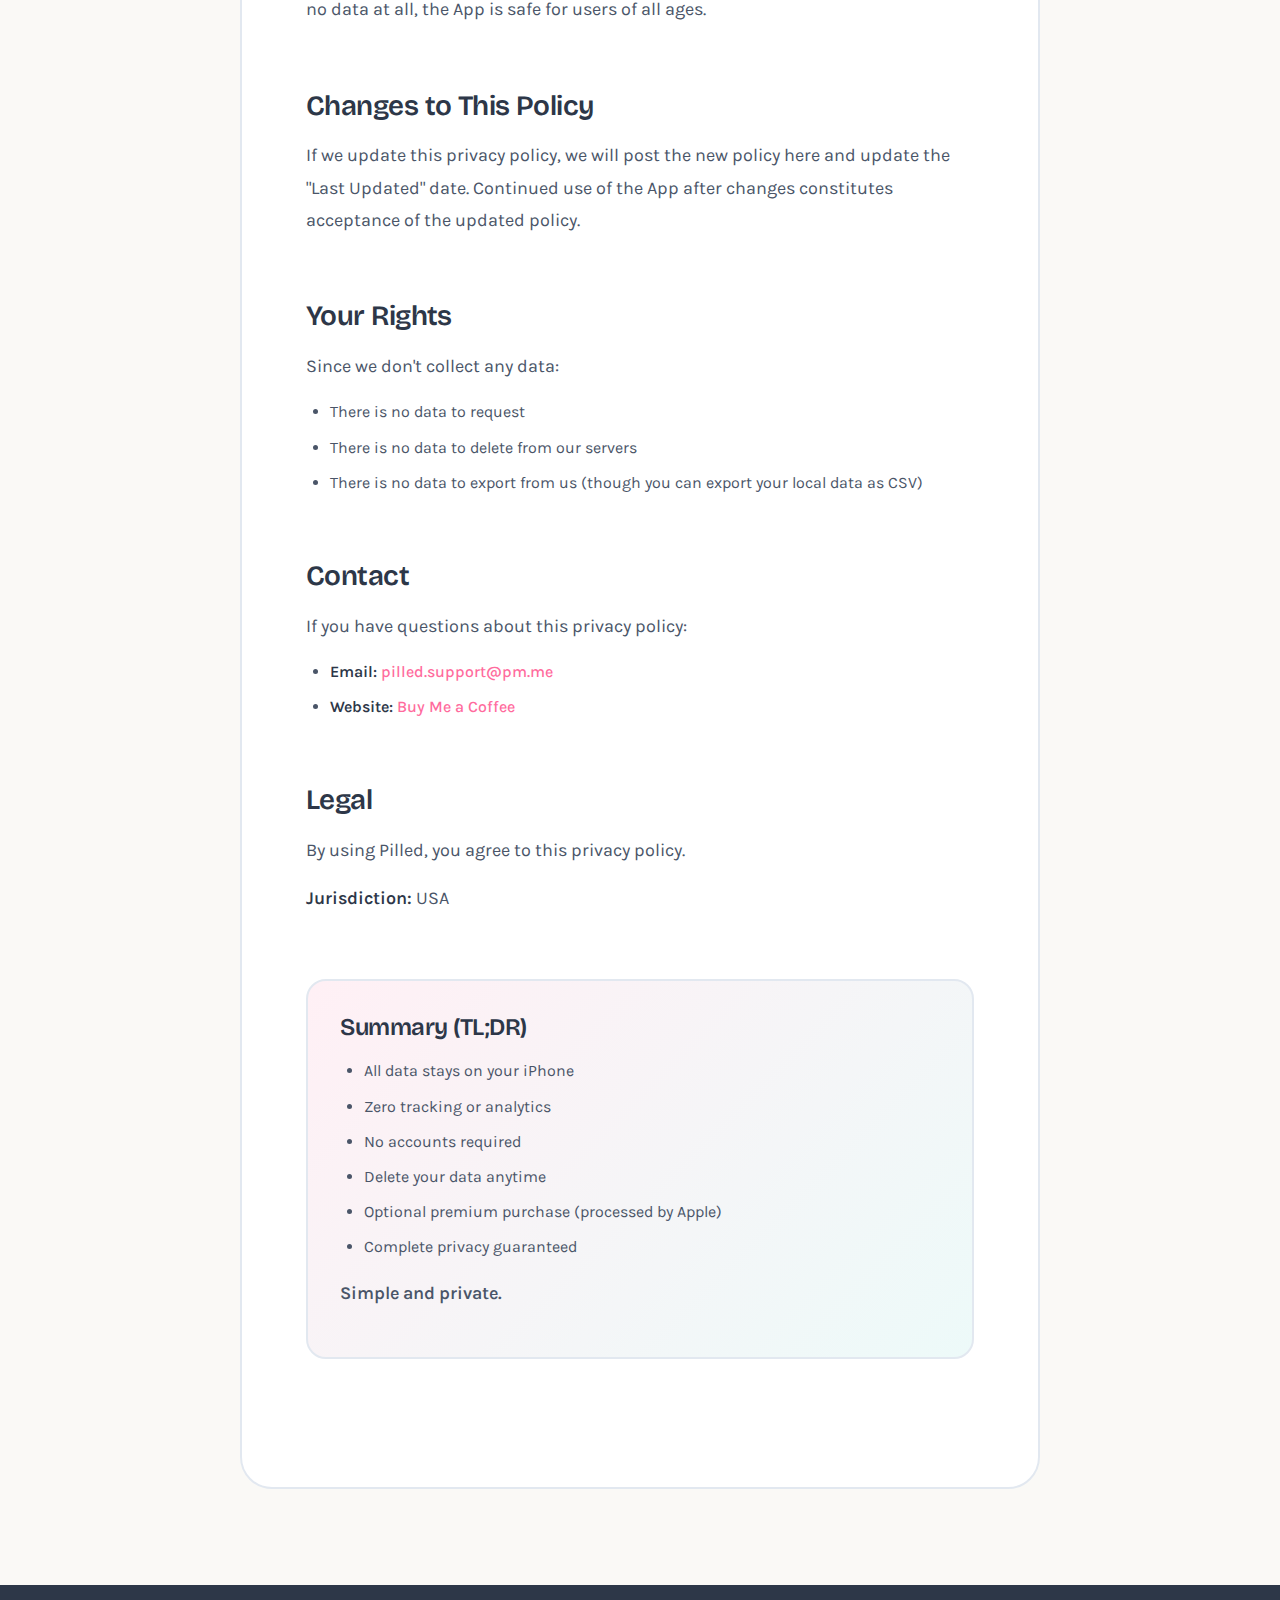
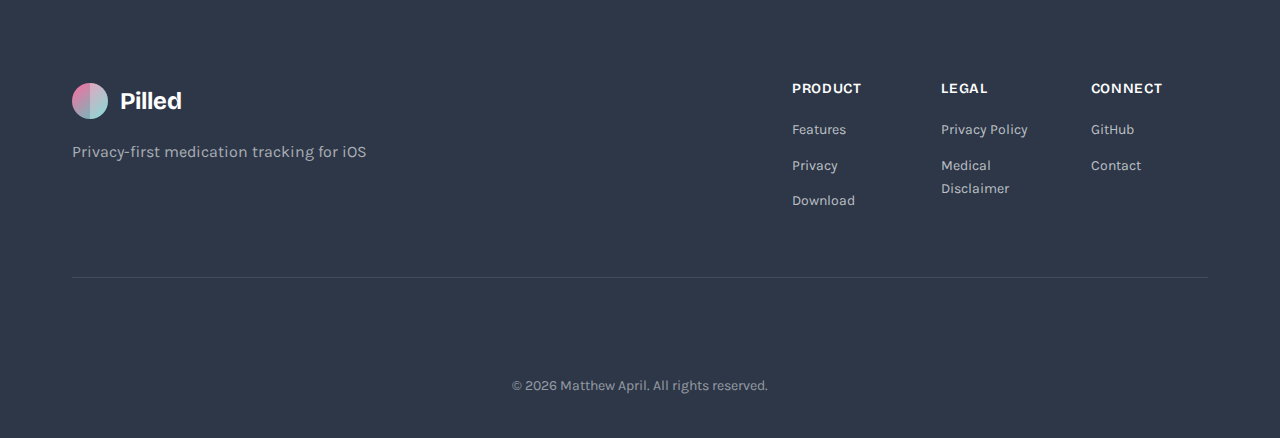
<file: privacy.html>
<!DOCTYPE html>
<html lang="en">
<head>
    <meta charset="UTF-8">
    <meta name="viewport" content="width=device-width, initial-scale=1.0">
    <meta name="description" content="Privacy Policy for Pilled - Zero data collection, complete local storage">
    <title>Privacy Policy - Pilled</title>
    <link rel="stylesheet" href="styles.css">
    <link rel="preconnect" href="https://fonts.googleapis.com">
    <link rel="preconnect" href="https://fonts.gstatic.com" crossorigin>
    <link href="https://fonts.googleapis.com/css2?family=Bricolage+Grotesque:wght@400;500;600;700&family=Karla:wght@300;400;500&display=swap" rel="stylesheet">
    <style>
        .legal-page {
            padding-top: calc(var(--spacing-xl) + 60px);
            padding-bottom: var(--spacing-xl);
        }

        .legal-content {
            max-width: 800px;
            margin: 0 auto;
            background: white;
            padding: var(--spacing-lg);
            border-radius: var(--radius-lg);
            border: 2px solid var(--color-border);
        }

        .legal-content h1 {
            font-size: 2.5rem;
            margin-bottom: var(--spacing-sm);
            background: linear-gradient(135deg, var(--color-coral), var(--color-mint));
            -webkit-background-clip: text;
            -webkit-text-fill-color: transparent;
            background-clip: text;
        }

        .legal-meta {
            color: var(--color-text-lighter);
            font-size: 0.875rem;
            margin-bottom: var(--spacing-lg);
            padding-bottom: var(--spacing-md);
            border-bottom: 2px solid var(--color-border);
        }

        .legal-content h2 {
            font-size: 1.75rem;
            margin-top: var(--spacing-lg);
            margin-bottom: var(--spacing-sm);
            color: var(--color-text);
        }

        .legal-content h3 {
            font-size: 1.25rem;
            margin-top: var(--spacing-md);
            margin-bottom: var(--spacing-sm);
            color: var(--color-text);
        }

        .legal-content p {
            margin-bottom: var(--spacing-sm);
            line-height: 1.8;
        }

        .legal-content ul, .legal-content ol {
            margin-bottom: var(--spacing-md);
            padding-left: 1.5rem;
        }

        .legal-content li {
            margin-bottom: 0.5rem;
            color: var(--color-text-light);
            line-height: 1.7;
        }

        .legal-content strong {
            color: var(--color-text);
            font-weight: 600;
        }

        .legal-content a {
            color: var(--color-coral);
            text-decoration: none;
            font-weight: 500;
            transition: var(--transition-smooth);
        }

        .legal-content a:hover {
            text-decoration: underline;
        }

        .highlight-box {
            background: linear-gradient(135deg, rgba(168, 230, 207, 0.2), rgba(78, 205, 196, 0.2));
            border: 2px solid rgba(78, 205, 196, 0.4);
            border-radius: var(--radius-md);
            padding: var(--spacing-md);
            margin: var(--spacing-md) 0;
        }

        .highlight-box p:last-child {
            margin-bottom: 0;
        }

        .summary-box {
            background: linear-gradient(135deg, rgba(255, 107, 157, 0.1), rgba(78, 205, 196, 0.1));
            border: 2px solid var(--color-border);
            border-radius: var(--radius-md);
            padding: var(--spacing-md);
            margin: var(--spacing-lg) 0;
        }

        .summary-box h2 {
            margin-top: 0;
            font-size: 1.5rem;
        }

        .back-link {
            display: inline-flex;
            align-items: center;
            gap: 0.5rem;
            color: var(--color-coral);
            font-weight: 600;
            text-decoration: none;
            margin-bottom: var(--spacing-md);
            transition: var(--transition-smooth);
        }

        .back-link:hover {
            gap: 0.75rem;
        }
    </style>
</head>
<body>
    <!-- Header -->
    <header>
        <nav class="container">
            <div class="nav-content">
                <a href="index.html" class="logo">
                    <div class="pill-icon"></div>
                    <span>Pilled</span>
                </a>
                <div class="nav-links">
                    <a href="index.html#features">Features</a>
                    <a href="index.html#privacy">Privacy</a>
                    <a href="disclaimer.html">Disclaimer</a>
                </div>
            </div>
        </nav>
    </header>

    <!-- Legal Content -->
    <section class="legal-page">
        <div class="container">
            <div class="legal-content">
                <a href="index.html" class="back-link">
                    ← Back to Home
                </a>

                <h1>Privacy Policy for Pilled</h1>
                <div class="legal-meta">
                    <strong>Last Updated:</strong> January 14, 2026
                </div>

                <h2>Overview</h2>
                <p>Pilled ("the App") is committed to protecting your privacy. This policy explains how the App handles your information.</p>

                <h2>Data Collection</h2>
                <div class="highlight-box">
                    <p><strong>We collect ZERO data.</strong></p>
                </div>

                <p>The App does not:</p>
                <ul>
                    <li>Collect any personal information</li>
                    <li>Require user accounts or registration</li>
                    <li>Track your usage or behavior</li>
                    <li>Send your data to any servers</li>
                    <li>Use analytics or tracking tools</li>
                    <li>Share your information with third parties</li>
                </ul>

                <h2>Data Storage</h2>
                <p>All medication information and dose logs you create in the App are stored <strong>locally on your device only</strong> using Apple's SwiftData framework. Your data:</p>
                <ul>
                    <li>Never leaves your device</li>
                    <li>Is not backed up to our servers (we don't have any)</li>
                    <li>Is not accessible to the App developer</li>
                    <li>Remains under your complete control</li>
                </ul>

                <h2>iCloud Backup</h2>
                <p>If you have iCloud Backup enabled on your device, your medication data may be included in your encrypted iCloud backup, managed entirely by Apple. We have no access to your iCloud data.</p>

                <h2>Data Deletion</h2>
                <p>You can delete your data at any time:</p>
                <ol>
                    <li><strong>Delete History:</strong> Settings → Data → Delete History</li>
                    <li><strong>Delete Everything:</strong> Settings → Data → Delete Everything</li>
                    <li><strong>Uninstall the App:</strong> Removes all local data permanently</li>
                </ol>

                <h2>In-App Purchases</h2>
                <p>The App offers a one-time premium purchase to unlock additional features:</p>
                <ul>
                    <li><strong>Premium Features:</strong> Recurring medications, analytics/graphs, and dosage limits</li>
                    <li><strong>Purchase Processing:</strong> All purchases are processed by Apple through the App Store</li>
                    <li><strong>Purchase Data:</strong> We do not collect or store any purchase information. Apple handles all transactions and receipt validation</li>
                    <li><strong>Your Purchase:</strong> Your purchase status is verified locally on your device using Apple's StoreKit framework</li>
                    <li><strong>No Tracking:</strong> We do not track or analyze purchase behavior</li>
                </ul>

                <h2>Third-Party Services</h2>

                <h3>Apple App Store (In-App Purchases)</h3>
                <p>The App uses Apple's StoreKit framework for in-app purchases. When you make a purchase:</p>
                <ul>
                    <li>Apple processes the payment and stores your receipt</li>
                    <li>The app verifies your purchase locally using Apple's cryptographic validation</li>
                    <li>No purchase data is transmitted to us or stored on our servers</li>
                    <li>Apple's <a href="https://www.apple.com/legal/privacy/" target="_blank" rel="noopener">Privacy Policy</a> applies to purchase transactions</li>
                </ul>

                <h3>External Links</h3>
                <p>The App contains external links that open in Safari:</p>
                <ul>
                    <li><strong>Buy Me a Coffee</strong> (https://www.buymeacoffee.com/mattapril) - Support link in Settings</li>
                    <li><strong>Documentation & Legal Pages</strong> (https://matt-april.github.io/pilled-docs/) - Links to this privacy policy, medical disclaimer, and documentation hosted on GitHub Pages</li>
                </ul>
                <p>These links open in your device's Safari browser and are subject to their respective privacy policies. No data is transmitted from the app to these services.</p>
                <p>No third-party analytics, tracking tools, or advertising services are integrated into the app.</p>

                <h2>Children's Privacy</h2>
                <p>The App does not knowingly collect information from children. Because we collect no data at all, the App is safe for users of all ages.</p>

                <h2>Changes to This Policy</h2>
                <p>If we update this privacy policy, we will post the new policy here and update the "Last Updated" date. Continued use of the App after changes constitutes acceptance of the updated policy.</p>

                <h2>Your Rights</h2>
                <p>Since we don't collect any data:</p>
                <ul>
                    <li>There is no data to request</li>
                    <li>There is no data to delete from our servers</li>
                    <li>There is no data to export from us (though you can export your local data as CSV)</li>
                </ul>

                <h2>Contact</h2>
                <p>If you have questions about this privacy policy:</p>
                <ul>
                    <li><strong>Email:</strong> <a href="mailto:pilled.support@pm.me">pilled.support@pm.me</a></li>
                    <li><strong>Website:</strong> <a href="https://www.buymeacoffee.com/mattapril" target="_blank" rel="noopener">Buy Me a Coffee</a></li>
                </ul>

                <h2>Legal</h2>
                <p>By using Pilled, you agree to this privacy policy.</p>
                <p><strong>Jurisdiction:</strong> USA</p>

                <div class="summary-box">
                    <h2>Summary (TL;DR)</h2>
                    <ul style="margin-bottom: 0;">
                        <li>All data stays on your iPhone</li>
                        <li>Zero tracking or analytics</li>
                        <li>No accounts required</li>
                        <li>Delete your data anytime</li>
                        <li>Optional premium purchase (processed by Apple)</li>
                        <li>Complete privacy guaranteed</li>
                    </ul>
                    <p style="margin-top: var(--spacing-sm); font-weight: 600;">Simple and private.</p>
                </div>
            </div>
        </div>
    </section>

    <!-- Footer -->
    <footer>
        <div class="container">
            <div class="footer-content">
                <div class="footer-brand">
                    <a href="index.html" class="logo">
                        <div class="pill-icon"></div>
                        <span>Pilled</span>
                    </a>
                    <p>Privacy-first medication tracking for iOS</p>
                </div>

                <div class="footer-links">
                    <div class="footer-column">
                        <h4>Product</h4>
                        <a href="index.html#features">Features</a>
                        <a href="index.html#privacy">Privacy</a>
                        <a href="index.html#download">Download</a>
                    </div>

                    <div class="footer-column">
                        <h4>Legal</h4>
                        <a href="privacy.html">Privacy Policy</a>
                        <a href="disclaimer.html">Medical Disclaimer</a>
                    </div>

                    <div class="footer-column">
                        <h4>Connect</h4>
                        <a href="https://github.com/matt-april/pilled-docs" target="_blank" rel="noopener">GitHub</a>
                        <a href="mailto:pilled.support@pm.me">Contact</a>
                    </div>
                </div>
            </div>

            <div class="footer-bottom">
                <p>&copy; 2026 Matthew April. All rights reserved.</p>
            </div>
        </div>
    </footer>
</body>
</html>
</file>
<file: styles.css>
/* ============================================
   PILLED LANDING PAGE STYLES
   Organic minimalism with pill-inspired elements
   ============================================ */

:root {
    /* Color Palette - Warm, trustworthy, pill-inspired */
    --color-cream: #FAF9F6;
    --color-off-white: #FFFFFF;
    --color-coral: #FF6B9D;
    --color-coral-light: #FF8E8E;
    --color-mint: #4ECDC4;
    --color-mint-dark: #44A3A0;
    --color-sage: #A8E6CF;
    --color-sage-dark: #7DD3AA;
    --color-lavender: #B8A4E8;
    --color-lavender-dark: #9B7FD9;
    --color-peach: #FFCBA4;
    --color-text: #2D3748;
    --color-text-light: #4A5568;
    --color-text-lighter: #718096;
    --color-border: #E2E8F0;

    /* Typography */
    --font-display: 'Bricolage Grotesque', system-ui, -apple-system, sans-serif;
    --font-body: 'Karla', system-ui, -apple-system, sans-serif;

    /* Spacing */
    --spacing-xs: 0.5rem;
    --spacing-sm: 1rem;
    --spacing-md: 2rem;
    --spacing-lg: 4rem;
    --spacing-xl: 6rem;
    --spacing-2xl: 8rem;

    /* Border Radius */
    --radius-sm: 0.75rem;
    --radius-md: 1.25rem;
    --radius-lg: 2rem;
    --radius-pill: 100px;

    /* Transitions */
    --transition-smooth: all 0.4s cubic-bezier(0.4, 0, 0.2, 1);
    --transition-bounce: all 0.6s cubic-bezier(0.34, 1.56, 0.64, 1);
}

/* ============================================
   RESET & BASE STYLES
   ============================================ */

* {
    margin: 0;
    padding: 0;
    box-sizing: border-box;
}

html {
    scroll-behavior: smooth;
}

body {
    font-family: var(--font-body);
    color: var(--color-text);
    background: var(--color-cream);
    line-height: 1.7;
    overflow-x: hidden;
    position: relative;
    -webkit-font-smoothing: antialiased;
    -moz-osx-font-smoothing: grayscale;
}

/* Subtle grain texture overlay */
body::before {
    content: '';
    position: fixed;
    top: 0;
    left: 0;
    width: 100%;
    height: 100%;
    opacity: 0.03;
    background-image: url('data:image/svg+xml;utf8,<svg viewBox="0 0 400 400" xmlns="http://www.w3.org/2000/svg"><filter id="noiseFilter"><feTurbulence type="fractalNoise" baseFrequency="0.9" numOctaves="4" stitchTiles="stitch"/></filter><rect width="100%" height="100%" filter="url(%23noiseFilter)"/></svg>');
    pointer-events: none;
    z-index: 9999;
}

/* ============================================
   FLOATING PILL BACKGROUNDS
   ============================================ */

.pill-bg {
    position: fixed;
    border-radius: var(--radius-pill);
    opacity: 0.12;
    filter: blur(60px);
    z-index: 0;
    animation: float 20s ease-in-out infinite;
    pointer-events: none;
}

.pill-1 {
    width: 600px;
    height: 300px;
    background: linear-gradient(135deg, var(--color-coral) 0%, var(--color-coral-light) 100%);
    top: 10%;
    right: -10%;
    animation-delay: 0s;
}

.pill-2 {
    width: 500px;
    height: 250px;
    background: linear-gradient(135deg, var(--color-mint) 0%, var(--color-sage) 100%);
    top: 50%;
    left: -5%;
    animation-delay: -5s;
}

.pill-3 {
    width: 450px;
    height: 225px;
    background: linear-gradient(135deg, var(--color-lavender) 0%, var(--color-lavender-dark) 100%);
    bottom: 20%;
    right: 10%;
    animation-delay: -10s;
}

.pill-4 {
    width: 550px;
    height: 275px;
    background: linear-gradient(135deg, var(--color-sage) 0%, var(--color-mint) 100%);
    top: 70%;
    left: 40%;
    animation-delay: -15s;
}

@keyframes float {
    0%, 100% {
        transform: translate(0, 0) rotate(0deg);
    }
    25% {
        transform: translate(30px, -50px) rotate(5deg);
    }
    50% {
        transform: translate(-20px, -80px) rotate(-3deg);
    }
    75% {
        transform: translate(40px, -40px) rotate(4deg);
    }
}

/* ============================================
   TYPOGRAPHY
   ============================================ */

h1, h2, h3, h4, h5, h6 {
    font-family: var(--font-display);
    font-weight: 700;
    line-height: 1.2;
    color: var(--color-text);
}

h1 {
    font-size: clamp(2.5rem, 6vw, 4.5rem);
    font-weight: 700;
    letter-spacing: -0.03em;
}

h2 {
    font-size: clamp(2rem, 4vw, 3.5rem);
    font-weight: 600;
    letter-spacing: -0.02em;
}

h3 {
    font-size: clamp(1.5rem, 3vw, 2rem);
    font-weight: 600;
}

h4 {
    font-size: 1.125rem;
    font-weight: 600;
}

p {
    font-size: 1.125rem;
    color: var(--color-text-light);
}

.lead {
    font-size: 1.375rem;
    line-height: 1.6;
    color: var(--color-text-light);
}

/* ============================================
   LAYOUT
   ============================================ */

.container {
    max-width: 1200px;
    margin: 0 auto;
    padding: 0 var(--spacing-md);
    position: relative;
    z-index: 1;
}

section {
    padding: var(--spacing-xl) 0;
    position: relative;
}

/* ============================================
   HEADER & NAVIGATION
   ============================================ */

header {
    position: fixed;
    top: 0;
    left: 0;
    right: 0;
    z-index: 1000;
    background: rgba(250, 249, 246, 0.9);
    backdrop-filter: blur(20px);
    border-bottom: 1px solid rgba(226, 232, 240, 0.6);
    transition: var(--transition-smooth);
}

.nav-content {
    display: flex;
    align-items: center;
    justify-content: space-between;
    padding: var(--spacing-sm) 0;
}

.logo {
    display: flex;
    align-items: center;
    gap: 0.75rem;
    font-family: var(--font-display);
    font-size: 1.5rem;
    font-weight: 700;
    color: var(--color-text);
    text-decoration: none;
}

.pill-icon {
    width: 36px;
    height: 36px;
    background: linear-gradient(135deg, var(--color-coral) 0%, var(--color-mint) 100%);
    border-radius: var(--radius-pill);
    position: relative;
    overflow: hidden;
}

.pill-icon::after {
    content: '';
    position: absolute;
    width: 50%;
    height: 100%;
    background: rgba(255, 255, 255, 0.3);
    right: 0;
    top: 0;
}

.nav-links {
    display: flex;
    gap: var(--spacing-md);
}

.nav-links a {
    font-weight: 500;
    color: var(--color-text);
    text-decoration: none;
    transition: var(--transition-smooth);
    padding: 0.5rem 0;
    position: relative;
}

.nav-links a::after {
    content: '';
    position: absolute;
    bottom: 0;
    left: 0;
    width: 0;
    height: 2px;
    background: linear-gradient(90deg, var(--color-coral), var(--color-mint));
    transition: width 0.3s ease;
}

.nav-links a:hover::after {
    width: 100%;
}

/* ============================================
   HERO SECTION
   ============================================ */

.hero {
    padding-top: calc(var(--spacing-2xl) + 60px);
    padding-bottom: var(--spacing-2xl);
    min-height: 90vh;
    display: flex;
    align-items: center;
}

.hero .container {
    display: grid;
    grid-template-columns: 1fr 1fr;
    gap: var(--spacing-lg);
    align-items: center;
}

.hero-content {
    animation: fadeInUp 1s ease-out;
}

.hero-badge {
    display: inline-block;
    padding: 0.5rem 1.25rem;
    background: linear-gradient(135deg, rgba(255, 107, 157, 0.15), rgba(78, 205, 196, 0.15));
    border: 1.5px solid rgba(78, 205, 196, 0.3);
    border-radius: var(--radius-pill);
    font-size: 0.875rem;
    font-weight: 600;
    color: var(--color-text);
    margin-bottom: var(--spacing-md);
    letter-spacing: 0.02em;
}

.hero-title {
    margin-bottom: var(--spacing-md);
}

.gradient-text {
    background: linear-gradient(135deg, var(--color-coral) 0%, var(--color-mint) 100%);
    -webkit-background-clip: text;
    -webkit-text-fill-color: transparent;
    background-clip: text;
}

.hero-subtitle {
    font-size: 1.25rem;
    color: var(--color-text-light);
    margin-bottom: var(--spacing-lg);
    max-width: 540px;
}

.hero-cta {
    display: flex;
    gap: var(--spacing-sm);
    flex-wrap: wrap;
}

/* ============================================
   BUTTONS
   ============================================ */

.btn {
    display: inline-flex;
    align-items: center;
    gap: 0.5rem;
    padding: 1rem 2rem;
    font-family: var(--font-display);
    font-size: 1rem;
    font-weight: 600;
    border: none;
    border-radius: var(--radius-pill);
    cursor: pointer;
    transition: var(--transition-smooth);
    text-decoration: none;
    white-space: nowrap;
}

.btn-primary {
    background: linear-gradient(135deg, var(--color-coral) 0%, var(--color-coral-light) 100%);
    color: white;
    box-shadow: 0 10px 30px rgba(255, 107, 157, 0.3);
}

.btn-primary:hover {
    transform: translateY(-2px);
    box-shadow: 0 15px 40px rgba(255, 107, 157, 0.4);
}

.btn-secondary {
    background: white;
    color: var(--color-text);
    border: 2px solid var(--color-border);
}

.btn-secondary:hover {
    border-color: var(--color-coral);
    transform: translateY(-2px);
    box-shadow: 0 10px 30px rgba(0, 0, 0, 0.1);
}

/* ============================================
   PHONE MOCKUP
   ============================================ */

.hero-visual {
    display: flex;
    justify-content: center;
    align-items: center;
    animation: fadeIn 1.2s ease-out 0.3s backwards;
}

.phone-mockup {
    width: 320px;
    height: 650px;
    background: var(--color-text);
    border-radius: 50px;
    padding: 12px;
    box-shadow: 0 50px 100px rgba(45, 55, 72, 0.3);
    position: relative;
    animation: floatPhone 6s ease-in-out infinite;
}

.phone-mockup::before {
    content: '';
    position: absolute;
    top: 20px;
    left: 50%;
    transform: translateX(-50%);
    width: 120px;
    height: 30px;
    background: var(--color-text);
    border-radius: 0 0 20px 20px;
    z-index: 10;
}

.phone-screen {
    width: 100%;
    height: 100%;
    background: linear-gradient(180deg, #F7FAFC 0%, #EDF2F7 100%);
    border-radius: 42px;
    overflow: hidden;
    position: relative;
}

.mockup-content {
    padding: 60px 20px 20px;
}

.mockup-header {
    position: absolute;
    top: 0;
    left: 0;
    right: 0;
    padding: 8px 20px;
    display: flex;
    justify-content: space-between;
    align-items: center;
    font-size: 0.75rem;
    font-weight: 600;
}

.time {
    color: var(--color-text);
}

.mockup-title {
    font-family: var(--font-display);
    font-size: 1.75rem;
    font-weight: 700;
    color: var(--color-text);
    margin-bottom: 1.5rem;
}

.med-grid {
    display: grid;
    grid-template-columns: 1fr 1fr;
    gap: 12px;
}

.med-tile {
    aspect-ratio: 1;
    border-radius: var(--radius-md);
    padding: 1rem;
    display: flex;
    flex-direction: column;
    align-items: flex-start;
    justify-content: space-between;
    color: white;
    box-shadow: 0 4px 12px rgba(0, 0, 0, 0.1);
    animation: tileFloat 3s ease-in-out infinite;
}

.med-tile:nth-child(1) { animation-delay: 0s; }
.med-tile:nth-child(2) { animation-delay: 0.5s; }
.med-tile:nth-child(3) { animation-delay: 1s; }
.med-tile:nth-child(4) { animation-delay: 1.5s; }

.med-icon {
    font-size: 2rem;
}

.med-name {
    font-weight: 600;
    font-size: 0.875rem;
}

@keyframes floatPhone {
    0%, 100% {
        transform: translateY(0);
    }
    50% {
        transform: translateY(-20px);
    }
}

@keyframes tileFloat {
    0%, 100% {
        transform: translateY(0);
    }
    50% {
        transform: translateY(-4px);
    }
}

/* ============================================
   PRIVACY BANNER
   ============================================ */

.privacy-banner {
    background: linear-gradient(135deg, rgba(168, 230, 207, 0.3), rgba(78, 205, 196, 0.3));
    border-top: 1px solid rgba(78, 205, 196, 0.4);
    border-bottom: 1px solid rgba(78, 205, 196, 0.4);
    padding: var(--spacing-lg) 0;
}

.privacy-content {
    display: flex;
    align-items: center;
    gap: var(--spacing-md);
    max-width: 800px;
    margin: 0 auto;
    text-align: left;
}

.privacy-icon {
    font-size: 3rem;
    flex-shrink: 0;
}

.privacy-content h3 {
    margin-bottom: 0.25rem;
}

.privacy-content p {
    margin: 0;
    font-size: 1rem;
}

/* ============================================
   FEATURES SECTION
   ============================================ */

.section-header {
    text-align: center;
    margin-bottom: var(--spacing-xl);
}

.section-header h2 {
    margin-bottom: var(--spacing-sm);
}

.section-header p {
    font-size: 1.25rem;
    color: var(--color-text-light);
}

.features-grid {
    display: grid;
    grid-template-columns: repeat(auto-fit, minmax(350px, 1fr));
    gap: var(--spacing-md);
    max-width: 900px;
    margin: 0 auto;
}

.feature-card {
    background: white;
    border: 2px solid var(--color-border);
    border-radius: var(--radius-lg);
    padding: var(--spacing-lg);
    position: relative;
    transition: var(--transition-smooth);
}

.feature-card:hover {
    transform: translateY(-8px);
    box-shadow: 0 20px 50px rgba(0, 0, 0, 0.1);
}

.premium-card {
    border-color: var(--color-coral);
    background: linear-gradient(180deg, rgba(255, 107, 157, 0.05) 0%, white 30%);
}

.premium-badge {
    position: absolute;
    top: -12px;
    right: var(--spacing-md);
    background: linear-gradient(135deg, var(--color-coral), var(--color-coral-light));
    color: white;
    padding: 0.375rem 1rem;
    border-radius: var(--radius-pill);
    font-size: 0.75rem;
    font-weight: 700;
    letter-spacing: 0.05em;
    text-transform: uppercase;
}

.card-header {
    display: flex;
    justify-content: space-between;
    align-items: baseline;
    margin-bottom: var(--spacing-md);
    padding-bottom: var(--spacing-md);
    border-bottom: 1px solid var(--color-border);
}

.card-header h3 {
    font-size: 1.5rem;
}

.price {
    font-family: var(--font-display);
    font-size: 2.5rem;
    font-weight: 700;
    background: linear-gradient(135deg, var(--color-coral), var(--color-mint));
    -webkit-background-clip: text;
    -webkit-text-fill-color: transparent;
    background-clip: text;
    display: flex;
    align-items: baseline;
    gap: 0.5rem;
}

.price-note {
    font-size: 0.875rem;
    color: var(--color-text-lighter);
    font-weight: 500;
}

.premium-subtitle {
    font-size: 0.875rem;
    font-weight: 600;
    color: var(--color-text-light);
    margin-bottom: var(--spacing-sm);
    text-transform: uppercase;
    letter-spacing: 0.05em;
}

.feature-list {
    list-style: none;
    display: flex;
    flex-direction: column;
    gap: 1rem;
}

.feature-list li {
    display: flex;
    align-items: flex-start;
    gap: 0.75rem;
    font-size: 1rem;
    color: var(--color-text);
}

.feature-list svg {
    flex-shrink: 0;
    margin-top: 0.125rem;
    stroke: var(--color-mint);
}

/* ============================================
   PRIVACY SECTION
   ============================================ */

.privacy-section {
    background: white;
    border-top: 1px solid var(--color-border);
    border-bottom: 1px solid var(--color-border);
}

.privacy-grid {
    display: grid;
    grid-template-columns: 1fr 1fr;
    gap: var(--spacing-xl);
    align-items: center;
}

.privacy-text h2 {
    margin-bottom: var(--spacing-md);
}

.privacy-text .lead {
    margin-bottom: var(--spacing-lg);
}

.privacy-lists {
    display: flex;
    flex-direction: column;
    gap: var(--spacing-lg);
    margin-bottom: var(--spacing-md);
}

.privacy-list-section h4 {
    margin-bottom: var(--spacing-sm);
    color: var(--color-text);
}

.privacy-list {
    list-style: none;
    display: flex;
    flex-direction: column;
    gap: 0.75rem;
}

.privacy-list li {
    display: flex;
    align-items: flex-start;
    gap: 0.75rem;
    padding-left: 1.5rem;
    position: relative;
    color: var(--color-text-light);
}

.deny-list li::before {
    content: '✕';
    position: absolute;
    left: 0;
    color: var(--color-coral);
    font-weight: 700;
}

.allow-list li::before {
    content: '✓';
    position: absolute;
    left: 0;
    color: var(--color-mint);
    font-weight: 700;
    font-size: 1.25rem;
}

.text-link {
    display: inline-flex;
    align-items: center;
    gap: 0.5rem;
    color: var(--color-coral);
    font-weight: 600;
    text-decoration: none;
    transition: var(--transition-smooth);
}

.text-link:hover {
    gap: 0.75rem;
}

.privacy-visual {
    display: flex;
    justify-content: center;
    align-items: center;
}

.privacy-graphic {
    position: relative;
    width: 100%;
    max-width: 400px;
}

.shield-icon {
    width: 100%;
    animation: pulse 4s ease-in-out infinite;
}

.privacy-labels {
    position: absolute;
    top: 50%;
    left: 50%;
    transform: translate(-50%, -50%);
    width: 150%;
    display: flex;
    flex-direction: column;
    gap: 1rem;
}

.privacy-label {
    background: white;
    border: 2px solid var(--color-border);
    border-radius: var(--radius-pill);
    padding: 0.75rem 1.5rem;
    font-weight: 600;
    font-size: 0.875rem;
    color: var(--color-text);
    box-shadow: 0 4px 12px rgba(0, 0, 0, 0.08);
    animation: slideIn 0.6s ease-out backwards;
}

@keyframes pulse {
    0%, 100% {
        transform: scale(1);
    }
    50% {
        transform: scale(1.05);
    }
}

@keyframes slideIn {
    from {
        opacity: 0;
        transform: translateX(-30px);
    }
    to {
        opacity: 1;
        transform: translateX(0);
    }
}

/* ============================================
   TECH STACK SECTION
   ============================================ */

.tech-stack {
    background: linear-gradient(135deg, rgba(184, 164, 232, 0.15), rgba(255, 203, 164, 0.15));
    padding: var(--spacing-lg) 0;
}

.tech-content {
    text-align: center;
}

.tech-content h3 {
    margin-bottom: var(--spacing-md);
}

.tech-badges {
    display: flex;
    justify-content: center;
    gap: var(--spacing-sm);
    flex-wrap: wrap;
}

.tech-badge {
    display: flex;
    align-items: center;
    gap: 0.5rem;
    padding: 0.75rem 1.5rem;
    background: white;
    border: 2px solid var(--color-border);
    border-radius: var(--radius-pill);
    font-weight: 600;
    color: var(--color-text);
    transition: var(--transition-smooth);
}

.tech-badge:hover {
    transform: translateY(-4px);
    border-color: var(--color-lavender);
    box-shadow: 0 8px 20px rgba(0, 0, 0, 0.1);
}

/* ============================================
   DOWNLOAD SECTION
   ============================================ */

.download-section {
    text-align: center;
    padding: var(--spacing-2xl) 0;
}

.download-content h2 {
    margin-bottom: var(--spacing-sm);
}

.download-content > p {
    font-size: 1.25rem;
    color: var(--color-text-light);
    margin-bottom: var(--spacing-lg);
}

.notify-form {
    max-width: 600px;
    margin: 0 auto var(--spacing-xl);
}

.form-group {
    display: flex;
    gap: var(--spacing-sm);
    margin-bottom: var(--spacing-sm);
}

.form-group input {
    flex: 1;
    padding: 1rem 1.5rem;
    font-family: var(--font-body);
    font-size: 1rem;
    border: 2px solid var(--color-border);
    border-radius: var(--radius-pill);
    outline: none;
    transition: var(--transition-smooth);
}

.form-group input:focus {
    border-color: var(--color-coral);
    box-shadow: 0 0 0 3px rgba(255, 107, 157, 0.1);
}

.form-note {
    font-size: 0.875rem;
    color: var(--color-text-lighter);
    margin: 0;
}

.download-meta {
    display: grid;
    grid-template-columns: repeat(auto-fit, minmax(200px, 1fr));
    gap: var(--spacing-md);
    max-width: 800px;
    margin: 0 auto;
    padding: var(--spacing-lg);
    background: white;
    border: 2px solid var(--color-border);
    border-radius: var(--radius-lg);
}

.meta-item {
    text-align: center;
    padding: var(--spacing-sm);
}

.meta-label {
    font-size: 0.875rem;
    font-weight: 600;
    color: var(--color-text-lighter);
    text-transform: uppercase;
    letter-spacing: 0.05em;
    margin-bottom: 0.5rem;
}

.meta-value {
    font-size: 1.125rem;
    font-weight: 600;
    color: var(--color-text);
}

/* ============================================
   FOOTER
   ============================================ */

footer {
    background: var(--color-text);
    color: rgba(255, 255, 255, 0.8);
    padding: var(--spacing-xl) 0 var(--spacing-md);
}

.footer-content {
    display: grid;
    grid-template-columns: 1.5fr 1fr;
    gap: var(--spacing-xl);
    margin-bottom: var(--spacing-lg);
    padding-bottom: var(--spacing-lg);
    border-bottom: 1px solid rgba(255, 255, 255, 0.1);
}

.footer-brand .logo {
    color: white;
    margin-bottom: var(--spacing-sm);
}

.footer-brand .pill-icon {
    background: linear-gradient(135deg, var(--color-coral) 0%, var(--color-mint) 100%);
}

.footer-brand p {
    color: rgba(255, 255, 255, 0.6);
    font-size: 1rem;
}

.footer-links {
    display: grid;
    grid-template-columns: repeat(3, 1fr);
    gap: var(--spacing-md);
}

.footer-column {
    display: flex;
    flex-direction: column;
    gap: 0.75rem;
}

.footer-column h4 {
    color: white;
    margin-bottom: 0.5rem;
    font-size: 0.875rem;
    text-transform: uppercase;
    letter-spacing: 0.05em;
}

.footer-column a {
    color: rgba(255, 255, 255, 0.7);
    text-decoration: none;
    font-size: 0.875rem;
    transition: var(--transition-smooth);
}

.footer-column a:hover {
    color: white;
    padding-left: 0.5rem;
}

.footer-bottom {
    text-align: center;
    padding-top: var(--spacing-md);
}

.footer-bottom p {
    color: rgba(255, 255, 255, 0.5);
    font-size: 0.875rem;
    margin-bottom: 0.5rem;
}

.disclaimer-text {
    max-width: 800px;
    margin: var(--spacing-sm) auto 0;
    padding: var(--spacing-sm);
    background: rgba(255, 107, 157, 0.1);
    border-radius: var(--radius-sm);
    border: 1px solid rgba(255, 107, 157, 0.2);
}

.disclaimer-text strong {
    color: var(--color-coral-light);
}

/* ============================================
   ANIMATIONS
   ============================================ */

@keyframes fadeIn {
    from {
        opacity: 0;
    }
    to {
        opacity: 1;
    }
}

@keyframes fadeInUp {
    from {
        opacity: 0;
        transform: translateY(30px);
    }
    to {
        opacity: 1;
        transform: translateY(0);
    }
}

/* ============================================
   RESPONSIVE DESIGN
   ============================================ */

@media (max-width: 968px) {
    :root {
        --spacing-lg: 3rem;
        --spacing-xl: 4rem;
        --spacing-2xl: 5rem;
    }

    .hero .container {
        grid-template-columns: 1fr;
        gap: var(--spacing-md);
    }

    .hero-visual {
        order: -1;
    }

    .phone-mockup {
        width: 280px;
        height: 570px;
    }

    .privacy-grid {
        grid-template-columns: 1fr;
        gap: var(--spacing-lg);
    }

    .privacy-visual {
        order: -1;
    }

    .footer-content {
        grid-template-columns: 1fr;
    }

    .footer-links {
        grid-template-columns: repeat(3, 1fr);
    }
}

@media (max-width: 768px) {
    .nav-links {
        display: none;
    }

    .features-grid {
        grid-template-columns: 1fr;
    }

    .form-group {
        flex-direction: column;
    }

    .footer-links {
        grid-template-columns: 1fr;
        text-align: center;
    }

    .pill-bg {
        width: 300px !important;
        height: 150px !important;
    }

    .hero-cta {
        flex-direction: column;
        width: 100%;
    }

    .btn {
        width: 100%;
        justify-content: center;
    }
}

@media (max-width: 480px) {
    h1 {
        font-size: 2rem;
    }

    h2 {
        font-size: 1.75rem;
    }

    .privacy-content {
        flex-direction: column;
        text-align: center;
    }

    .download-meta {
        grid-template-columns: 1fr;
    }
}
</file>
